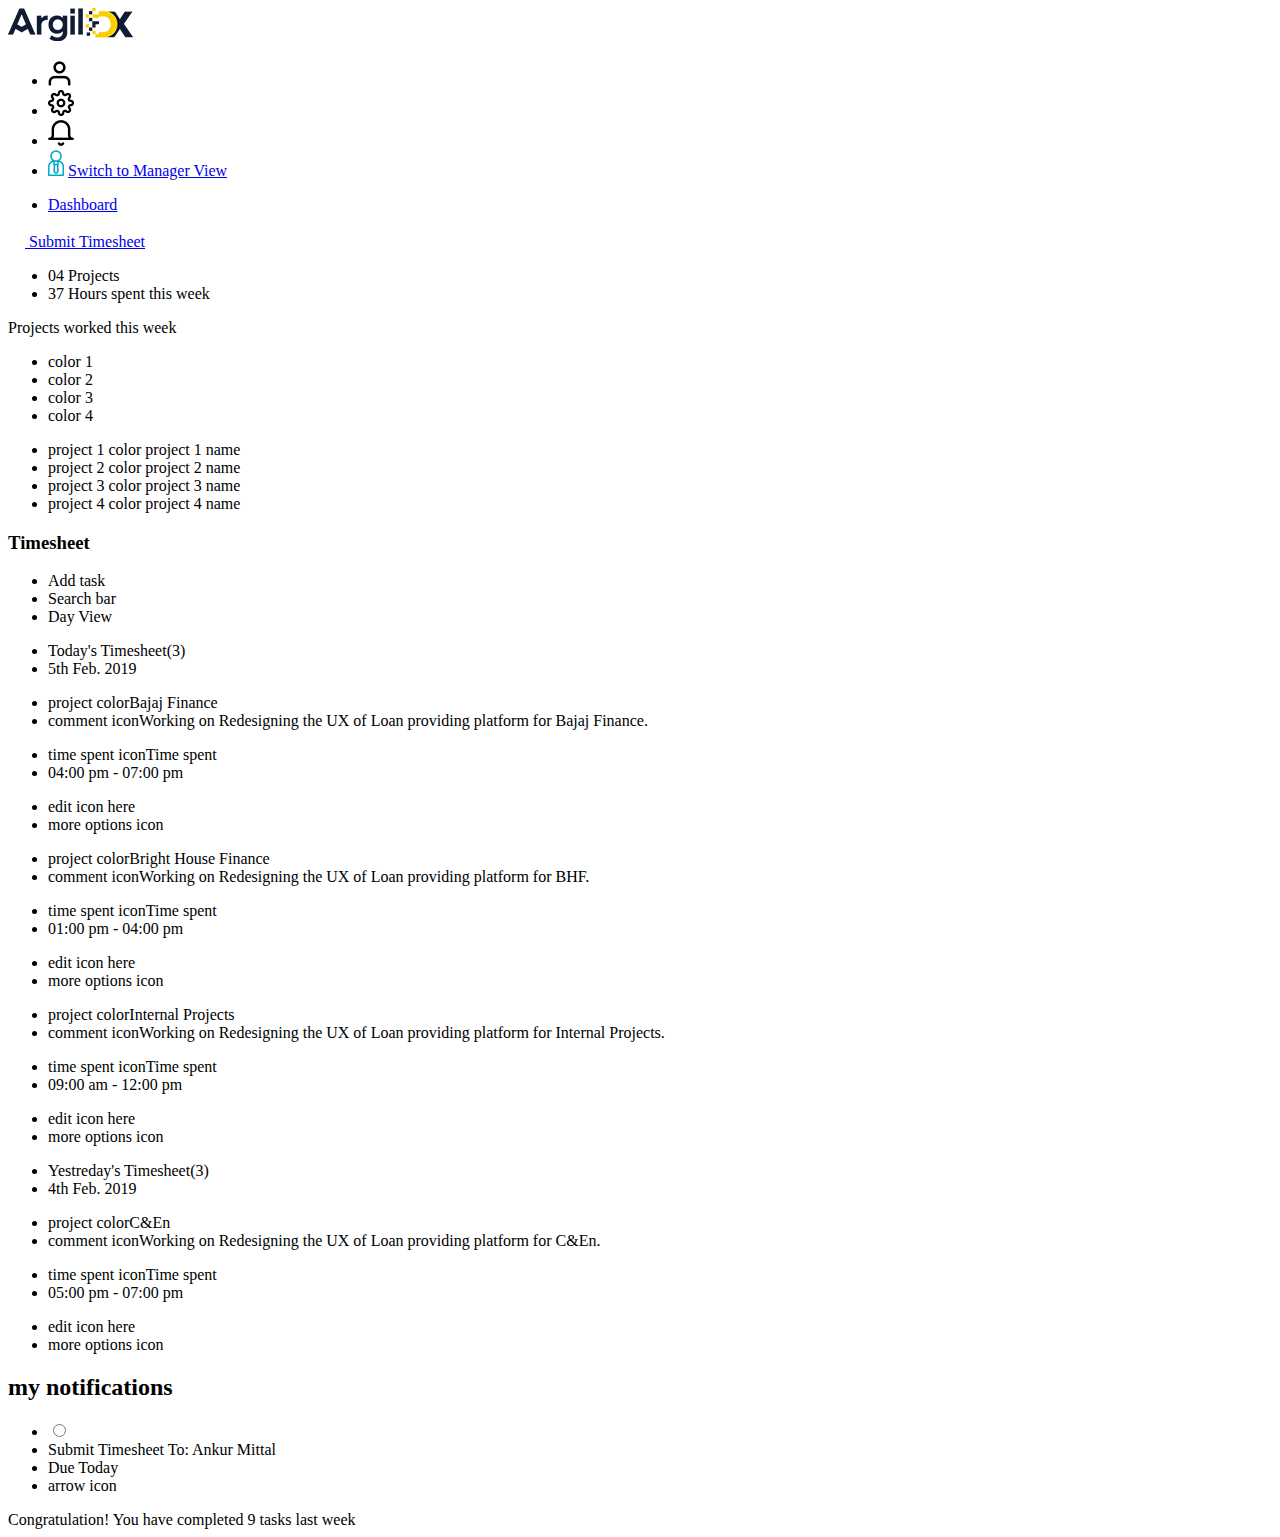
<file: day3/index.html>
<!DOCTYPE html>
<html>
	<head>
		<title>
			Timesheet
		</title>
		<meta charset="utf-8">
		<meta http-equiv="X-UA-Compatible" content="ie=edge">
	</head>
	<body class="body">
		<header class="header">
			<section class="header-bar">
				<div class="row">
					<div class="header-conatiner">
						<div class="logo">
							<a href="#" title="logo">
								<img src="./assets/logo/argil-dx.png">
							</a>
						</div>
						<div class="help-icons">
							<ul class="menu clear">
								<li class="user help-icon">
									<a href="#">
										<img class="user-icon" src="./assets/user/user.png"
											srcset="./assets/user/user@3x.png 69w, ./assets/user/user@2x.png 46w, ./assets/user/user.png 23w"
											sizes="23px" 
											alt="User icon">
									</a>
								</li>
								<li class="settings help-icon">
									<a href="#">
										<img class="settings-icon" src="./assets/settings/settings.png"
											srcset="./assets/settings/settings@3x.png 78w, ./assets/settings/settings@2x.png 52w, ./assets/settings/settings.png 26w"
											sizes="26px" 
											alt="Settings icon">
									</a>
								</li>
								<li class="bell help-icon">
									<a href="#">
										<img class="bell-icon" src="./assets/bell/bell.png"
											srcset="./assets/bell/bell@3x.png 78w, ./assets/bell/bell@2x.png 52w, ./assets/bell/bell.png 26w"
											sizes="26px" 
											alt="Bell icon">
									</a>
								</li>
								<li class="manager-view help-icon">
									<span>
										<img class="bell-icon" src="./assets/manager/layer-14.png"
											srcset="./assets/manager/layer-14@3x.png 48w, ./assets/manager/layer-14@2x.png 32w, ./assets/manager/layer-14.png 16w"
											sizes="16px" 
											alt="Bell icon">
									</span>
									<span><a href="#">Switch to Manager View</a></span>
								</li>
							</ul>
						</div>
					</div>
				</div>
			</section>
			<nav class="navigation-bar">
				<div class="row navigation-table">
					<div class="navigation-row">
						<ul class="menu">
							<li><a href="#">Dashboard</a></li>
						</ul>
					</div>
				</div>
				<div class="submit-timesheet-container">
					<div class="submit-timesheet">
						<a href="#">
							<span><!-- tick icon goes here-->
								<img class="tick-icon" src="./assets/tick/layer-4.png"
											srcset="./assets/tick/layer-4@3x.png 51w, ./assets/tick/layer-42x.png 34w, ./assets/tick/layer-4.png 17w"
											sizes="17px" 
											alt="User icon">
							</span>
							<span class="white-color">Submit Timesheet</span>
						</a>
					</div>
					
				</div>
			</nav>
		</header>
		<main class="container row">
			<!--dashboard section will spread in 9 cloumns-->
			<section class="dashboard-section">
				<section class="project-time-section">
					<!--3 cloumns-->
					<article class="project-hours rounded-border">
						<ul>
							<li>04 Projects</li>
							<li>37 Hours spent this week</li>
						</ul>
					</article>
					<!--6 cloumns-->
					<article class="week-project rounded-border">
							<div class="">
								<!--img tag goes here-->
								<span>Projects</span>
								<span>worked this week</span>
							</div>
							<ul class="progress-ribbon">
								<li>color 1</li>
								<li>color 2</li>
								<li>color 3</li>
								<li>color 4</li>
							</ul>
							<div class="project-name-container">
								<ul>
									<li>
										<span class="project-color-bar">project 1 color</span>
										<span class="project-name-bar">project 1 name</span>
									</li>
									<li>
										<span class="project-color-bar">project 2 color</span>
										<span class="project-name-bar">project 2 name</span>
									</li>
									<li>
										<span class="project-color-bar">project 3 color</span>
										<span class="project-name-bar">project 3 name</span>
									</li>
									<li>
										<span class="project-color-bar">project 4 color</span>
										<span class="project-name-bar">project 4 name</span>
									</li>
								</ul>
							</div>
					</article>
				</section>
				<!--9 cloumns-->
				<section class="timesheet-section">
					<article class="timesheet-header">
						<div><h3>Timesheet</h3></div>
						<div>
							<ul>
								<li>Add task</li>
								<li>Search bar</li>
								<li>Day View</li>
							</ul>
						</div>
					</article>
					<!--only this body is scrollable-->
					<article class="timesheet-body">
						<!--timesheet for one day can contains multiple entries of projects-->
						<div class="day-timesheet">
							<ul class="">
								<li>Today's Timesheet(3)</li>
								<li>5th Feb. 2019</li>
							</ul>
							<!--can have n number of projects in a day-->
							<div class="day-project">
								<!--div for projct name and comment-->
								<div class="project-details-container">
									<ul>
										<li><span>project color</span><span class="project-name">Bajaj Finance</span></li>
										<li><span>comment icon</span><span class="project-comment">Working on Redesigning the UX of Loan providing platform for Bajaj Finance.</span></li>
									</ul>
								</div>
								<!--div for time spent-->
								<div class="project-details-container">
									<ul>
										<li><span>time spent icon</span><span class="time-spent">Time spent</span></li>
										<li class="time-spent">04:00 pm - 07:00 pm</li>
									</ul>
								</div>
								<!--div for edit and more options-->
								<div class="options-container">
									<ul>
										<li class="project-details-edit">edit icon here</li>
										<li class="project-options">more options icon</li>
									</ul>
								</div>
							</div>
							<!--adding more day projects-->
							<div class="day-project">
								<!--div for projct name and comment-->
								<div class="project-details-container">
									<ul>
										<li><span>project color</span><span class="project-name">Bright House Finance</span></li>
										<li><span>comment icon</span><span class="project-comment">Working on Redesigning the UX of Loan providing platform for BHF.</span></li>
									</ul>
								</div>
								<!--div for time spent-->
								<div class="project-details-container">
									<ul>
										<li><span>time spent icon</span><span class="time-spent">Time spent</span></li>
										<li class="time-spent">01:00 pm - 04:00 pm</li>
									</ul>
								</div>
								<!--div for edit and more options-->
								<div class="options-container">
									<ul>
										<li class="project-details-edit">edit icon here</li>
										<li class="project-options">more options icon</li>
									</ul>
								</div>
							</div>
							<!--adding more day projects-->
							<div class="day-project">
								<!--div for projct name and comment-->
								<div class="project-details-container">
									<ul>
										<li><span>project color</span><span class="project-name">Internal Projects</span></li>
										<li><span>comment icon</span><span class="project-comment">Working on Redesigning the UX of Loan providing platform for Internal Projects.</span></li>
									</ul>
								</div>
								<!--div for time spent-->
								<div class="project-details-container">
									<ul>
										<li><span>time spent icon</span><span class="time-spent">Time spent</span></li>
										<li class="time-spent">09:00 am - 12:00 pm</li>
									</ul>
								</div>
								<!--div for edit and more options-->
								<div class="options-container">
									<ul>
										<li class="project-details-edit">edit icon here</li>
										<li class="project-options">more options icon</li>
									</ul>
								</div>
							</div>
						</div>
						<div class="day-timesheet">
								<ul class="">
									<li>Yestreday's Timesheet(3)</li>
									<li>4th Feb. 2019</li>
								</ul>
								<!--can have n number of projects in a day-->
								<div class="day-project">
									<!--div for projct name and comment-->
									<div class="project-details-container">
										<ul>
											<li><span>project color</span><span class="project-name">C&En</span></li>
											<li><span>comment icon</span><span class="project-comment">Working on Redesigning the UX of Loan providing platform for C&En.</span></li>
										</ul>
									</div>
									<!--div for time spent-->
									<div class="project-details-container">
										<ul>
											<li><span>time spent icon</span><span class="time-spent">Time spent</span></li>
											<li class="time-spent">05:00 pm - 07:00 pm</li>
										</ul>
									</div>
									<!--div for edit and more options-->
									<div class="options-container">
										<ul>
											<li class="project-details-edit">edit icon here</li>
											<li class="project-options">more options icon</li>
										</ul>
									</div>
								</div>
							</div>
					</article>
				</section>
			</section>
			<!--notification section will spread in 3 cloumns-->
			<aside class="notification-section rounded-border">
				<h2 class="notification-header">my notifications</h2>
				<article class="notifications">
					<div class="notification-block">
						<ul>
							<li>
								<input type="radio">
							</li>
							<li>
								<span>Submit Timesheet</span>
								<span>To: Ankur Mittal</span>
							</li>
							<li class="due-warning">
								Due Today
							</li>
							<li>
								<!--arrow icon goes here-->
								arrow icon
							</li>
						</ul>
					</div>
					
					<div>
						<!--first image here-->
						<span>Congratulation!</span>
						<span>You have completed 9 tasks last week</span>
						<!--second image here-->
					</div>
				</article>
			</aside>
		</main>
		<footer class="footer">
			<!--Page footer goes here-->
		</footer>
	</body>
</html>
</file>
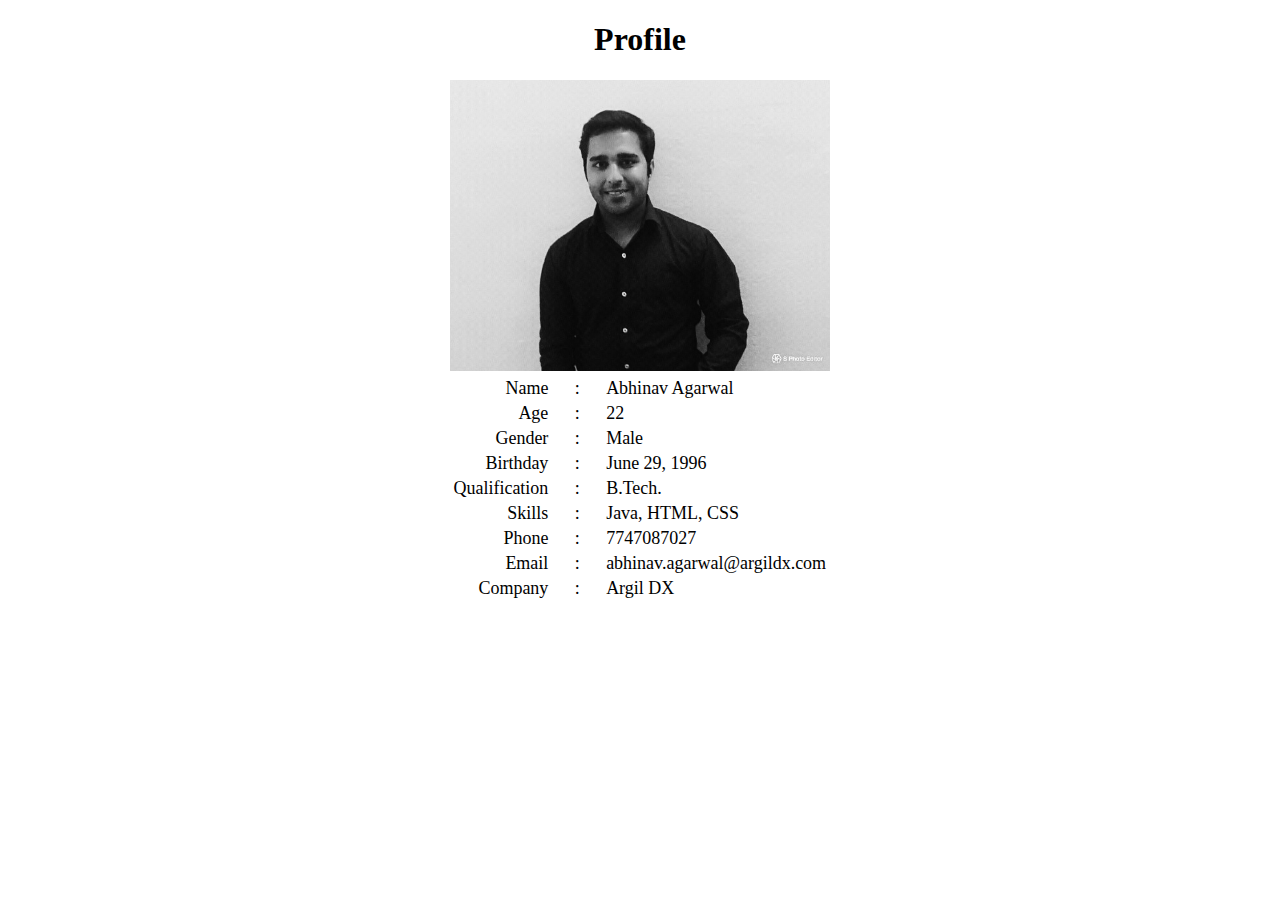
<file: day1/profile-task/index.html>
<!DOCTYPE html>
<html>
	<head>
		<title>
			Profile Page
		</title>
		<link rel="icon" type="image/ico" href="./assets/profile-image.png" />
	</head>
	<body>
		<section class="conatiner">
			<header class="header">
				<h1 align="center">Profile</h1>
			</header>
			<section class="body">
				<div align="center">
					<img src="./assets/profile-image.png" alt="profile image" width="380px">
					<table width="30%">
						<tr>
							<td align="right" width="20%"><font size="4" face="Calibri">Name</font></td>	
							<td align="center" width="20%"><font size="4" face="Calibri">:</font></td>
							<td align="left" width="60%"><font size="4" face="Calibri">Abhinav Agarwal</font></td>
						</tr>
						<tr>
							<td align="right" width="20%"><font size="4" face="Calibri">Age</font></td>
							<td align="center" width="20%"><font size="4" face="Calibri">:</font></td>
							<td align="left" width="60%"><font size="4" face="Calibri">22</font></td>
						</tr>
						<tr>
							<td align="right" width="20%"><font size="4" face="Calibri">Gender</font></td>
							<td align="center" width="20%"><font size="4" face="Calibri">:</font></td>
							<td align="left" width="60%"><font size="4" face="Calibri">Male</font></td>
						</tr>
						<tr>
							<td align="right" width="20%"><font size="4" face="Calibri">Birthday</font></td>
							<td align="center" width="20%"><font size="4" face="Calibri">:</font></td>
							<td align="left" width="60%"><font size="4" face="Calibri">June 29, 1996</font></td>
						</tr>
						<tr>
							<td align="right" width="20%"><font size="4" face="Calibri">Qualification</font></td>
							<td align="center" width="20%"><font size="4" face="Calibri">:</font></td>
							<td align="left" width="60%"><font size="4" face="Calibri">B.Tech.</font></td>
						</tr>
						<tr>
							<td align="right" width="20%"><font size="4" face="Calibri">Skills</font></td>
							<td align="center" width="20%"><font size="4" face="Calibri">:</font></td>
							<td align="left" width="60%"><font size="4" face="Calibri">Java, HTML, CSS</font></td>
						</tr>
						<tr>
							<td align="right" width="20%"><font size="4" face="Calibri">Phone</font></td>
							<td align="center" width="20%"><font size="4" face="Calibri">:</font></td>
							<td align="left" width="60%"><font size="4" face="Calibri">7747087027</font></td>
						</tr>
						<tr>
							<td align="right" width="20%"><font size="4" face="Calibri">Email</font></td>
							<td align="center" width="20%"><font size="4" face="Calibri">:</font></td>
							<td align="left" width="60%"><font size="4" face="Calibri">abhinav.agarwal@argildx.com</font></td>
						</tr>
						<tr>
							<td align="right" width="20%"><font size="4" face="Calibri">Company</font></td>
							<td align="center" width="20%"><font size="4" face="Calibri">:</font></td>
							<td align="left" width="60%"><font size="4" face="Calibri">Argil DX</font></td>
						</tr>
					</table>
				</div>
			</section>
		</section>
	</body>
</html>
</file>
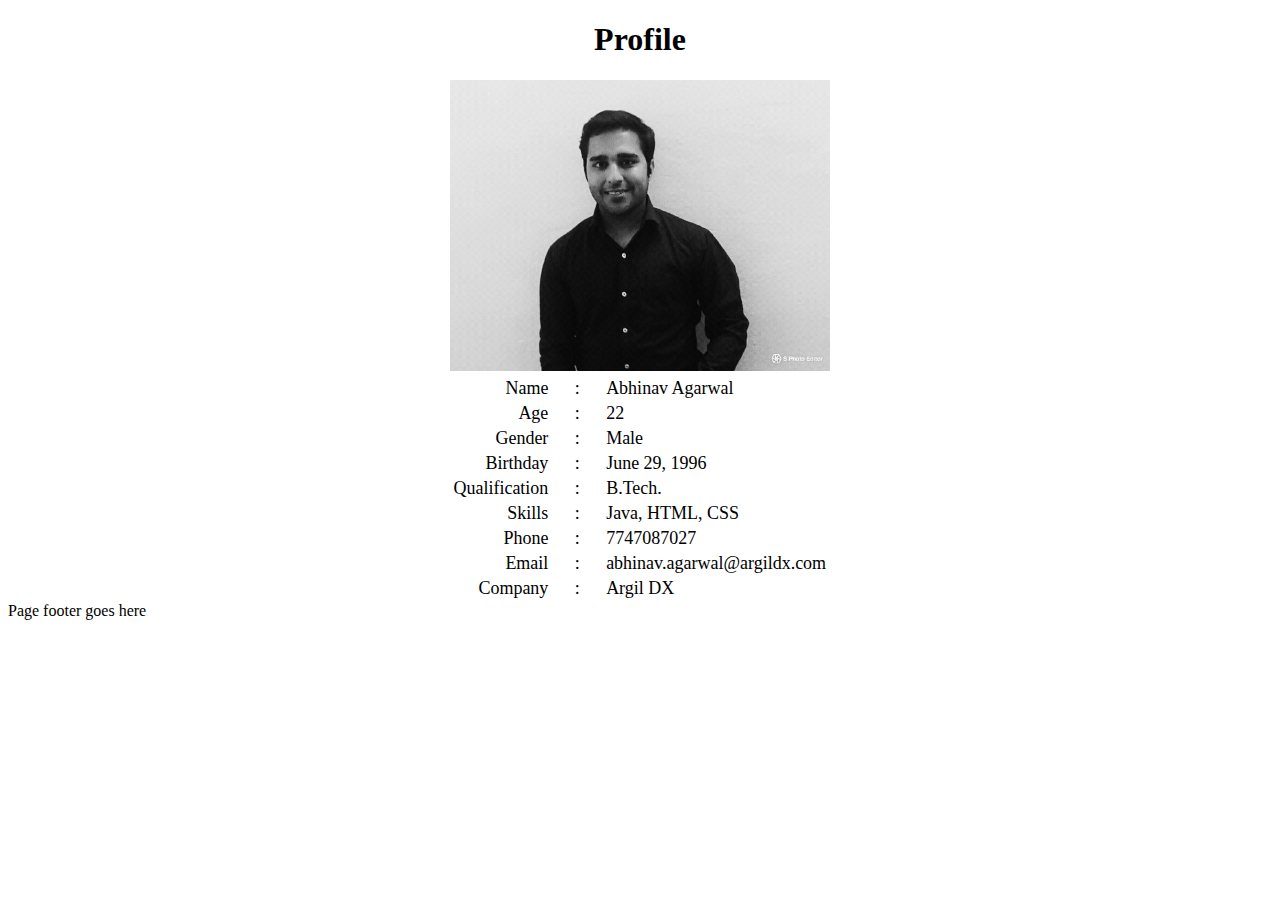
<file: day2/profile-task/index.html>
<!DOCTYPE html>
<html>
	<head>
		<title>
			Profile Page
		</title>
		<meta charset="utf-8">
		<link rel="icon" type="image/ico" href="./assets/profile-image.png" />
	</head>
	<body>
		<header class="header">
			<h1 align="center">Profile</h1>
		</header>
		<main class="container">
			<section class="prifile-section">
				<article class="profile">
					<div align="center">
						<img src="./assets/profile-image.png" alt="profile image" width="380px">
						<table width="30%">
							<tr>
								<td align="right" width="20%"><font size="4" face="Calibri">Name</font></td>	
								<td align="center" width="20%"><font size="4" face="Calibri">:</font></td>
								<td align="left" width="60%"><font size="4" face="Calibri">Abhinav Agarwal</font></td>
							</tr>
							<tr>
								<td align="right" width="20%"><font size="4" face="Calibri">Age</font></td>
								<td align="center" width="20%"><font size="4" face="Calibri">:</font></td>
								<td align="left" width="60%"><font size="4" face="Calibri">22</font></td>
							</tr>
							<tr>
								<td align="right" width="20%"><font size="4" face="Calibri">Gender</font></td>
								<td align="center" width="20%"><font size="4" face="Calibri">:</font></td>
								<td align="left" width="60%"><font size="4" face="Calibri">Male</font></td>
							</tr>
							<tr>
								<td align="right" width="20%"><font size="4" face="Calibri">Birthday</font></td>
								<td align="center" width="20%"><font size="4" face="Calibri">:</font></td>
								<td align="left" width="60%"><font size="4" face="Calibri">June 29, 1996</font></td>
							</tr>
							<tr>
								<td align="right" width="20%"><font size="4" face="Calibri">Qualification</font></td>
								<td align="center" width="20%"><font size="4" face="Calibri">:</font></td>
								<td align="left" width="60%"><font size="4" face="Calibri">B.Tech.</font></td>
							</tr>
							<tr>
								<td align="right" width="20%"><font size="4" face="Calibri">Skills</font></td>
								<td align="center" width="20%"><font size="4" face="Calibri">:</font></td>
								<td align="left" width="60%"><font size="4" face="Calibri">Java, HTML, CSS</font></td>
							</tr>
							<tr>
								<td align="right" width="20%"><font size="4" face="Calibri">Phone</font></td>
								<td align="center" width="20%"><font size="4" face="Calibri">:</font></td>
								<td align="left" width="60%"><font size="4" face="Calibri">7747087027</font></td>
							</tr>
							<tr>
								<td align="right" width="20%"><font size="4" face="Calibri">Email</font></td>
								<td align="center" width="20%"><font size="4" face="Calibri">:</font></td>
								<td align="left" width="60%"><font size="4" face="Calibri">abhinav.agarwal@argildx.com</font></td>
							</tr>
							<tr>
								<td align="right" width="20%"><font size="4" face="Calibri">Company</font></td>
								<td align="center" width="20%"><font size="4" face="Calibri">:</font></td>
								<td align="left" width="60%"><font size="4" face="Calibri">Argil DX</font></td>
							</tr>
						</table>
					</div>
				</article>
			</section>	
		</main>
		<footer class="footer">
			Page footer goes here
		</footer>
	</body>
</html>
</file>
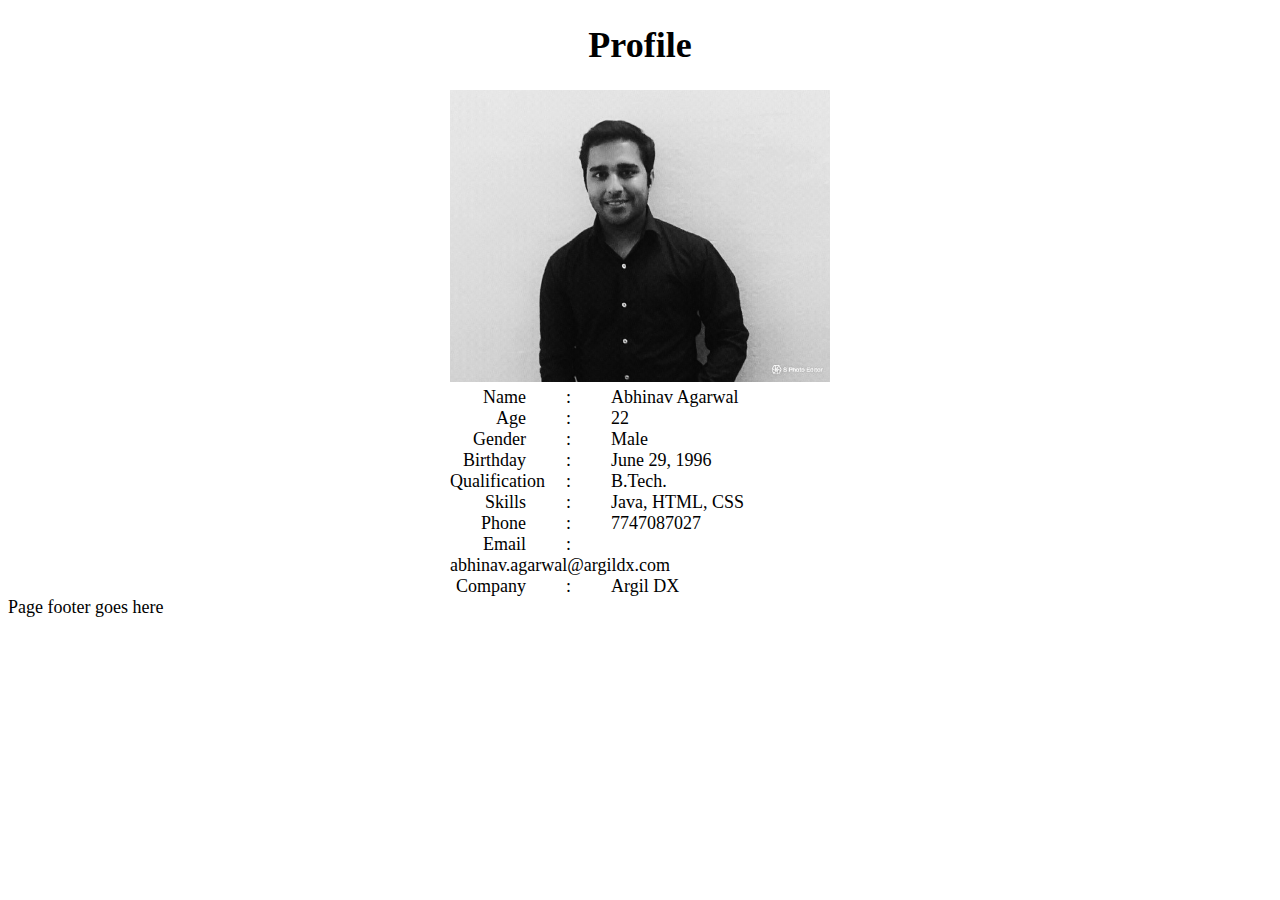
<file: day4/profile/index.html>
<!DOCTYPE html>
<html lang="en">
	<head>
		<title>
			Profile Page
		</title>
		<meta charset="utf-8">
		<link rel="icon" type="image/ico" href="./assets/profile-image.png" />
		<link rel="stylesheet" type="text/css" href="style.css">
		<style>
			
		</style>
	</head>
	<body class="body">
		<header class="header">
			<h1 align="center">Profile</h1>
		</header>
		<main class="container">
			<section class="prifile-section">
				<article class="profile">
					<div class="row">
						<img class="profile-image" src="./assets/profile-image.png" alt="profile image">
					</div>
					<div class="row">
						<div class="personal-detail detail-key">Name</div>
						<div class="personal-detail detail-seperator">:</div>
						<div class="personal-detail detail-vlaue">Abhinav Agarwal</div>
					</div>
					<div class="row">
						<div class="personal-detail detail-key">Age</div>
						<div class="personal-detail detail-seperator">:</div>
						<div class="personal-detail detail-vlaue">22</div>
					</div>
					<div class="row">
						<div class="personal-detail detail-key">Gender</div>
						<div class="personal-detail detail-seperator">:</div>
						<div class="personal-detail detail-vlaue">Male</div>
					</div>
					<div class="row">
						<div class="personal-detail detail-key">Birthday</div>
						<div class="personal-detail detail-seperator">:</div>
						<div class="personal-detail detail-vlaue">June 29, 1996</div>
					</div>
					<div class="row">
						<div class="personal-detail detail-key">Qualification</div>
						<div class="personal-detail detail-seperator">:</div>
						<div class="personal-detail detail-vlaue">B.Tech.</div>
					</div>
					<div class="row">
						<div class="personal-detail detail-key">Skills</div>
						<div class="personal-detail detail-seperator">:</div>
						<div class="personal-detail detail-vlaue">Java, HTML, CSS</div>
					</div>
					<div class="row">
						<div class="personal-detail detail-key">Phone</div>
						<div class="personal-detail detail-seperator">:</div>
						<div class="personal-detail detail-vlaue">7747087027</div>
					</div>
					<div class="row">
						<div class="personal-detail detail-key">Email</div>
						<div class="personal-detail detail-seperator">:</div>
						<div class="personal-detail detail-vlaue">abhinav.agarwal@argildx.com</div>
					</div>
					<div class="row">
						<div class="personal-detail detail-key">Company</div>
						<div class="personal-detail detail-seperator">:</div>
						<div class="personal-detail detail-vlaue">Argil DX</div>
					</div>
				</article>
			</section>	
		</main>
		<footer class="footer">
			Page footer goes here
		</footer>
	</body>
</html>
</file>
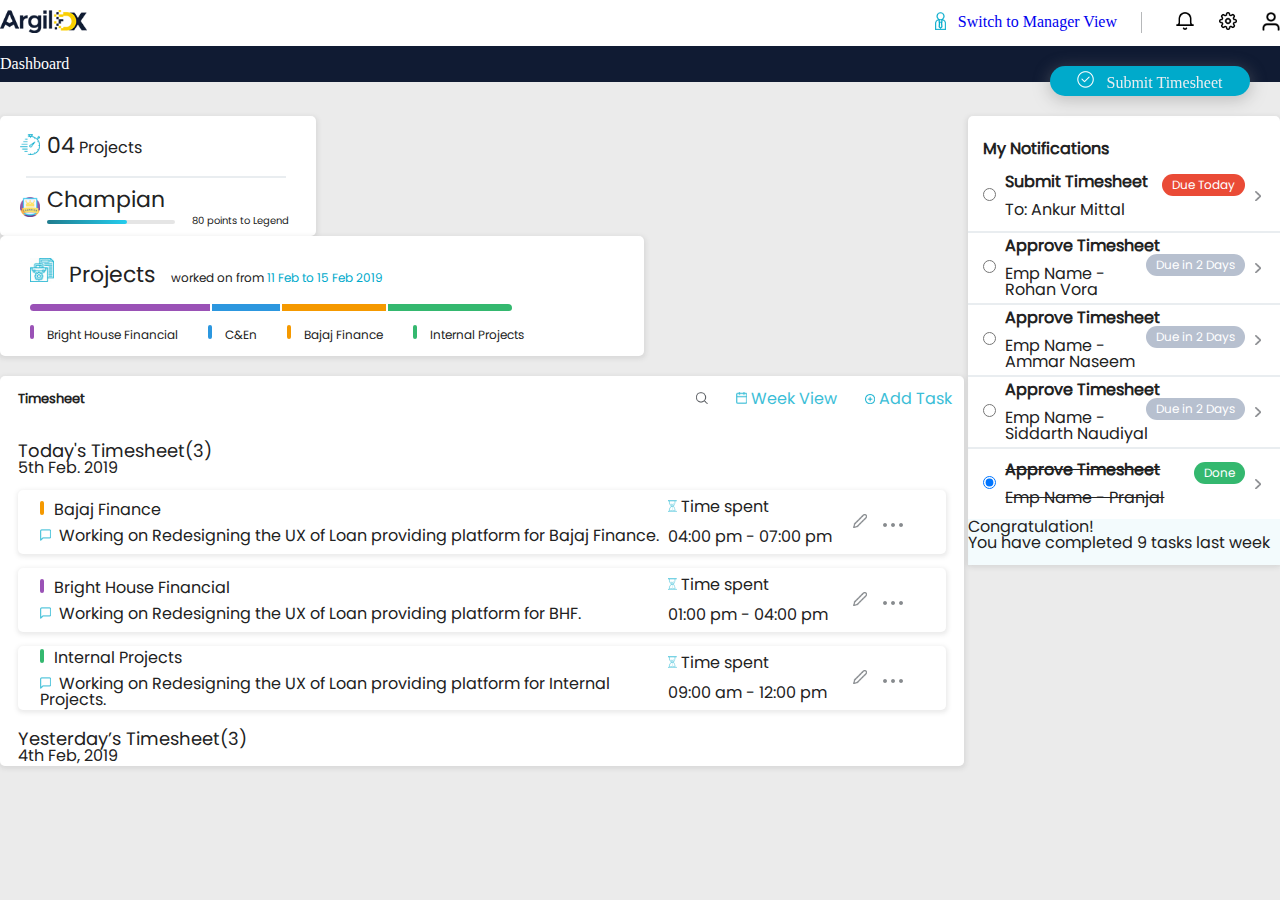
<file: day4/timesheet/index.html>
<!DOCTYPE html>
<html lang="en">
	<head>
		<title>
			Timesheet
		</title>
		<meta charset="utf-8">
		<meta http-equiv="X-UA-Compatible" content="ie=edge">
		<link rel="stylesheet" type="text/css" href="reset.css">
		<link rel="stylesheet" type="text/css" href="style.css">
	</head>
	<body class="body">
		<header class="header">
			<section class="header-bar max-app-width background-white">
				<div class="header-conatiner">
					<div class="logo-container">
						<a class="logo-link" href="#" title="logo">
							<img class="logo-icon" src="./assets/logo/argil-dx.png"
							srcset="./assets/logo/argil-dx@3x.png 99w, ./assets/logo/argil-dx@2x.png 66w, ./assets/logo/argil-dx.png 33w"
										sizes="23px" 
										alt="User icon">
						</a>
					</div>
					<div class="help-icons">
						<ul class="menu clear">
							<li class="user help-icon">
								<span class="logo-container">
									<a href="#" class="user-icon-link">
										<img class="user-icon" src="./assets/user/user.png"
											srcset="./assets/user/user@3x.png 69w, ./assets/user/user@2x.png 46w, ./assets/user/user.png 23w"
											sizes="18px" 
											alt="User icon">
									</a>
								</span>
							</li>
							<li class="settings-icon help-icon" >
								<span class="settings-icon-container">
									<a href="#" class="settings-icon-link">
										<img class="settings-icon" src="./assets/settings/settings.png"
											srcset="./assets/settings/settings@3x.png 78w, ./assets/settings/settings@2x.png 52w, ./assets/settings/settings.png 26w"
											sizes="18px" 
											alt="Settings icon">
									</a>
								</span>
							</li>
							<li class="bell-icon-list-item help-icon">
								<span class="bell-icon-container">
									<a href="#" class="bell-icon-link">
										<img class="bell-icon" src="./assets/bell/bell.png"
											srcset="./assets/bell/bell@3x.png 78w, ./assets/bell/bell@2x.png 52w, ./assets/bell/bell.png 26w"
											sizes="18px" 
											alt="Bell icon">
									</a>
								</span>
							</li>
							<li class="manager-view help-icon">
								<span class="manager-icon-span">
									<img class="manager-icon" src="./assets/manager/layer-14.png"
										srcset="./assets/manager/layer-14@3x.png 48w, ./assets/manager/layer-14@2x.png 32w, ./assets/manager/layer-14.png 16w"
										sizes="11px" 
										alt="Manager icon">
								</span>
								<span class="manager-view-span"><a class="manager-view-anchor no-decoration" href="#">Switch to Manager View</a></span>
							</li>
						</ul>
					</div>
				</div>
			</section>
			<nav class="navigation-bar">
				<div class="navigation-table max-app-width">
					<ul class="menu">
						<li class="nav-link-listitem"><a class="nav-link" href="#">Dashboard</a></li>
					</ul>
				</div>
				<div class="submit-timesheet-container">
					<div class="submit-timesheet">
						<a href="#" class="submit-link">
							<span class="tick-icon-span">
								<!-- tick icon-->
								<img class="tick-icon" src="./assets/tick/layer-4.png"
											srcset="./assets/tick/layer-4@3x.png 51w, ./assets/tick/layer-42x.png 34w, ./assets/tick/layer-4.png 17w"
											sizes="17px" 
											alt="User icon">
							</span>
							<span class="white-color">Submit Timesheet</span>
						</a>
					</div>
				</div>
			</nav>
		</header>
		<main class="container max-app-width">
			<!--dashboard section will spread in 9 cloumns-->
			<section class="dashboard-section">
				<div class="project-time-section">
					<!--3 cloumns-->
					<article class="project-hours rounded-border background-white">
						<div class="project-time-item">
							<div class="clock-image-container">
								<img class="clock-icon" src="./assets/clock/layer-5.png"
									srcset="./assets/clock/layer-5@3x.png 78w, ./assets/clock/layer-5@2x.png 52w, ./assets/clock/layer-5.png 26w"
									sizes="20px" 
									alt="Clock icon">
							</div>
							<div class="overall-project-details">
								<span class="project-count large-text">04</span>
								<span class="project-text">Projects</span>
							</div>
						</div>
						<div class="article-divider"></div>
						<div class="project-time-item">
							<div class="champian-image-container">
								<img class="champian-icon" src="./assets/champian/layer-4.png"
									srcset="./assets/champian/layer-4@3x.png 87w, ./assets/champian/layer-4@2x.png 58w, ./assets/champian/layer-4.png 29w"
									sizes="20px" 
									alt="Champian icon">
							</div>
							<div class="champian-details-container">
								<div class="large-text">Champian</div>
								<div class="champian-ranking-bar">
									<div class="current-champian-ranking"></div>
								</div>
								<span class="left-legend-points">80 points to Legend</span>
							</div>
						</div>
					</article>
					<!--6 cloumns-->
					<article class="week-project rounded-border background-white">
						<div class="project-row">
							<!--img tag goes here-->
							<img class="hour-icon" src="./assets/hours/layer-6.jpg"
								srcset="./assets/hours/layer-6@3x.jpg 78w, ./assets/hours/layer-6@2x.jpg 52w, ./assets/hours/layer-6.jpg 26w"
								sizes="23px" 
								alt="Hours icon">
							<span class="projects large-text">Projects</span>
							<span class="project-work-on">worked on from</span>
							<span class="project-worked-date"><a href="#" class="no-decoration color-blue">11 Feb to 15 Feb 2019</a></span>
						</div>
						<ul class="progress-ribbon">
							<li class="prorgess-ribbon-item background-purple"></li>
							<li class="prorgess-ribbon-item background-blue"></li>
							<li class="prorgess-ribbon-item background-orange"></li>
							<li class="prorgess-ribbon-item background-green"></li>
						</ul>
						<div class="project-name-container">
							<ul class="project-detail-list">
								<li class="project-detail-listitem">
									<span class="project-color-bar background-purple project-bar"></span>
									<span class="project-name-bar project-bar">Bright House Financial</span>
								</li>
								<li class="project-detail-listitem">
									<span class="project-color-bar background-blue project-bar"></span>
									<span class="project-name-bar project-bar">C&En</span>
								</li>
								<li class="project-detail-listitem">
									<span class="project-color-bar background-orange project-bar"></span>
									<span class="project-name-bar project-bar">Bajaj Finance</span>
								</li>
								<li class="project-detail-listitem">
									<span class="project-color-bar background-green project-bar"></span>
									<span class="project-name-bar project-bar">Internal Projects</span>
								</li>
							</ul>
						</div>
					</article>
				</div>
				<!--9 cloumns-->
				<div class="timesheet-section background-white">
					<div class="timesheet-header">
						<h3 class="timesheet-heading">Timesheet</h3>
						<div class="timesheet-options">
							<ul class="option-list">
								<li class="option-list-item">
									<a href="#" class="no-decoration">
										<img class="add-icon" src="./assets/add/layer-13.png"
											srcset="./assets/add/layer-13@3x.png 45w, ./assets/add/layer-13@2x.png 30w, ./assets/add/layer-13.png 15w"
											sizes="10px" 
											alt="Add icon">
										<span class="color-sky-blue">Add Task</span>
									</a>
								</li>
								<li class="option-list-item">
									<a href="#" class="no-decoration">
										<img class="search-icon" src="./assets/calendar/layer-4.png"
											srcset="./assets/calendar/layer-4@3x.png 54w, ./assets/calendar/layer-4@2x.png 36w, ./assets/calendar/layer-4.png 18"
											sizes="12px" 
											alt="Search icon">
										<span class="color-sky-blue">Week View</span>
									</a>
								</li>
								<li class="option-list-item search-item">
									<img class="search-icon" src="./assets/search/layer-11.png"
										srcset="./assets/search/layer-11@3x.png 51w, ./assets/search/layer-11@2x.png 34w, ./assets/search/layer-11.png 17w"
										sizes="12px" 
										alt="Search icon">
								</li>
							</ul>
						</div>
					</div>
					<!--only this body is scrollable-->
					<div class="timesheet-body">
						<!--timesheet for one day can contains multiple entries of projects-->
						<div class="day-timesheet">
							<div class="day-heading">Today's Timesheet(3)</div>
							<div class="date-heading">5th Feb. 2019</div>
							<!--can have n number of projects in a day-->
							<article class="day-project">
								<!--div for projct name and comment-->
								<div class="project-details-container">
									<div class="project-name-block"><span class="project-color-bar background-orange project-bar"></span><span class="project-name-bar">Bajaj Finance</span></div>
									<div class="project-comment-block">
										<span class="comment-icon">
											<img class="description-icon" src="./assets/description/desc.png"
												srcset="./assets/description/desc@3x.png 54w, ./assets/description/desc@2x.png 36w, ./assets/description/desc.png 18w"
												sizes="12px" 
												alt="Description icon">
										</span>
										<p class="project-comment">Working on Redesigning the UX of Loan providing platform for Bajaj Finance.</p></div>
								</div>
								<!--div for time spent-->
								<div class="time-details-container">
									<div>
										<span class="time-spent-icon">
											<img class="time-spent-icon" src="./assets/timespent/layer-12.png"
												srcset="./assets/timespent/layer-12@3x.png 54w, ./assets/timespent/layer-12@2x.png 36w, ./assets/timespent/layer-12.png 18w"
												sizes="12px" 
												alt="Time spent icon">
										</span>
										<span class="time-spent">Time spent</span></div>
									<div class="time-spent">04:00 pm - 07:00 pm</div>
								</div>
								<!--div for edit and more options-->
								<div class="options-container">
									<ul class="options-list">
										<li class="options-listitem project-details-edit">
											<a href="#">
												<img class="edit-icon" src="./assets/edit/edit.png"
													srcset="./assets/edit/edit@3x.png 60w, ./assets/edit/edit@2x.png 40w, ./assets/edit/edit.png 20w"
													sizes="14px" 
													alt="Edit icon">
											</a>
										</li>
										<li class="options-listitem project-options">
											<a href="#">
												<img class="options-icon" src="./assets/options/circle.png"
													srcset="./assets/options/circle@3x.png 15w, ./assets/options/circle@2x.png 10w, ./assets/options/circle.png 5w"
													sizes="4px" 
													alt="Options icon">
											</a>
										</li>
									</ul>
								</div>
							</article>
							<!--adding more day projects-->
							<article class="day-project">
								<!--div for projct name and comment-->
								<div class="project-details-container">
									<div class="project-name-block"><span class="project-color-bar background-purple project-bar"></span><span class="project-name-bar">Bright House Financial</span></div>
									<div class="project-comment-block">
										<span class="comment-icon">
											<img class="description-icon" src="./assets/description/desc.png"
												srcset="./assets/description/desc@3x.png 54w, ./assets/description/desc@2x.png 36w, ./assets/description/desc.png 18w"
												sizes="12px" 
												alt="Description icon">
										</span>
										<p class="project-comment">Working on Redesigning the UX of Loan providing platform for BHF.</p></div>
								</div>
								<!--div for time spent-->
								<div class="time-details-container">
									<div>
										<span class="time-spent-icon">
											<img class="time-spent-icon" src="./assets/timespent/layer-12.png"
												srcset="./assets/timespent/layer-12@3x.png 54w, ./assets/timespent/layer-12@2x.png 36w, ./assets/timespent/layer-12.png 18w"
												sizes="12px" 
												alt="Time spent icon">
										</span>
										<span class="time-spent">Time spent</span></div>
									<div class="time-spent">01:00 pm - 04:00 pm</div>
								</div>
								<!--div for edit and more options-->
								<div class="options-container">
									<ul class="options-list">
										<li class="options-listitem project-details-edit">
											<a href="#">
												<img class="edit-icon" src="./assets/edit/edit.png"
													srcset="./assets/edit/edit@3x.png 60w, ./assets/edit/edit@2x.png 40w, ./assets/edit/edit.png 20w"
													sizes="14px" 
													alt="Edit icon">
											</a>
										</li>
										<li class="options-listitem project-options">
											<a href="#">
												<img class="options-icon" src="./assets/options/circle.png"
													srcset="./assets/options/circle@3x.png 15w, ./assets/options/circle@2x.png 10w, ./assets/options/circle.png 5w"
													sizes="4px" 
													alt="Options icon">
											</a>
										</li>
									</ul>
								</div>
							</article>
							<!--adding more day projects-->
							<article class="day-project">
								<!--div for projct name and comment-->
								<div class="project-details-container">
									<div class="project-name-block"><span class="project-color-bar background-green project-bar"></span><span class="project-name-bar">Internal Projects</span></div>
									<div class="project-comment-block">
										<span class="comment-icon">
											<img class="description-icon" src="./assets/description/desc.png"
												srcset="./assets/description/desc@3x.png 54w, ./assets/description/desc@2x.png 36w, ./assets/description/desc.png 18w"
												sizes="12px" 
												alt="Description icon">
										</span>
										<p class="project-comment">Working on Redesigning the UX of Loan providing platform for Internal Projects.</p></div>
								</div>
								<!--div for time spent-->
								<div class="time-details-container">
									<div>
										<span class="time-spent-icon">
											<img class="time-spent-icon" src="./assets/timespent/layer-12.png"
												srcset="./assets/timespent/layer-12@3x.png 54w, ./assets/timespent/layer-12@2x.png 36w, ./assets/timespent/layer-12.png 18w"
												sizes="12px" 
												alt="Time spent icon">
										</span>
										<span class="time-spent">Time spent</span></div>
									<div class="time-spent">09:00 am - 12:00 pm</div>
								</div>
								<!--div for edit and more options-->
								<div class="options-container">
									<ul class="options-list">
										<li class="options-listitem project-details-edit">
											<a href="#">
												<img class="edit-icon" src="./assets/edit/edit.png"
													srcset="./assets/edit/edit@3x.png 60w, ./assets/edit/edit@2x.png 40w, ./assets/edit/edit.png 20w"
													sizes="14px" 
													alt="Edit icon">
											</a>
										</li>
										<li class="options-listitem project-options">
											<a href="#">
												<img class="options-icon" src="./assets/options/circle.png"
													srcset="./assets/options/circle@3x.png 15w, ./assets/options/circle@2x.png 10w, ./assets/options/circle.png 5w"
													sizes="4px" 
													alt="Options icon">
											</a>
										</li>
									</ul>
								</div>
							</article>
						</div>
						<div class="day-timesheet">
							<div class="day-heading">Yesterday’s Timesheet(3)</div>
							<div class="date-heading">4th Feb, 2019</div>
							<!--can have n number of projects in a day-->
							<article class="day-project">
									<!--div for projct name and comment-->
									<div class="project-details-container">
										<div class="project-name-block"><span class="project-color-bar background-blue project-bar"></span><span class="project-name-bar">C&amp;En</span></div>
										<div class="project-comment-block">
											<span class="comment-icon">
												<img class="description-icon" src="./assets/description/desc.png"
													srcset="./assets/description/desc@3x.png 54w, ./assets/description/desc@2x.png 36w, ./assets/description/desc.png 18w"
													sizes="12px" 
													alt="Description icon">
											</span>
											<p class="project-comment">Working on Redesigning the UX of Loan providing platform for C&En.</p></div>
									</div>
									<!--div for time spent-->
									<div class="time-details-container">
										<div>
											<span class="time-spent-icon">
												<img class="time-spent-icon" src="./assets/timespent/layer-12.png"
													srcset="./assets/timespent/layer-12@3x.png 54w, ./assets/timespent/layer-12@2x.png 36w, ./assets/timespent/layer-12.png 18w"
													sizes="12px" 
													alt="Time spent icon">
											</span>
											<span class="time-spent">Time spent</span></div>
										<div class="time-spent">05:00 pm - 07:00 pm</div>
									</div>
									<!--div for edit and more options-->
									<div class="options-container">
										<ul class="options-list">
											<li class="options-listitem project-details-edit">
												<a href="#">
													<img class="edit-icon" src="./assets/edit/edit.png"
														srcset="./assets/edit/edit@3x.png 60w, ./assets/edit/edit@2x.png 40w, ./assets/edit/edit.png 20w"
														sizes="14px" 
														alt="Edit icon">
												</a>
											</li>
											<li class="options-listitem project-options">
												<a href="#">
													<img class="options-icon" src="./assets/options/circle.png"
														srcset="./assets/options/circle@3x.png 15w, ./assets/options/circle@2x.png 10w, ./assets/options/circle.png 5w"
														sizes="4px" 
														alt="Options icon">
												</a>
											</li>
										</ul>
									</div>
								</article>
						</div>
					</div>
				</div>
			</section>
			<!--notification section will spread in 3 cloumns-->
			<aside class="notification-section rounded-border">
				<h2 class="notification-header">My Notifications</h2>
				<div class="notifications">
					<article class="notification-block">
						<div class="confirm-icon-block">
							<input type="radio">
						</div>
						<div class="notification-detail">
							<div class="action-detail">
								<span class="action-detal-text">
									Submit Timesheet
								</span>
								<a href="#" class="due-anchor no-decoration warning">
									Due Today
								</a>
							</div>
							<div class="person-detail">To: Ankur Mittal</div>
						</div>
						<div class="more-notification-details">
							<!--arrow icon goes here-->
							<a href="#">
								<img class="arrow-icon" src="./assets/arrow/layer-7.png"
									srcset="./assets/arrow/layer-7@3x.png 42w, ./assets/arrow/layer-7@2x.png 28w, ./assets/arrow/layer-7.png 14w"
									sizes="10px" 
									alt="Arrow icon">
							</a>
						</div>
					</article>
					<article class="notification-block">
						<div class="confirm-icon-block">
							<input type="radio">
						</div>
						<div class="notification-detail">
							<div class="action-detail">
								<span class="action-detal-text">
									Approve Timesheet
								</span>
								<a href="#" class="due-anchor no-decoration background-grey">
									Due in 2 Days
								</a>
							</div>
							<div class="person-detail">Emp Name - Rohan Vora</div>
						</div>
						<div class="more-notification-details">
							<!--arrow icon goes here-->
							<a href="#">
								<img class="arrow-icon" src="./assets/arrow/layer-7.png"
									srcset="./assets/arrow/layer-7@3x.png 42w, ./assets/arrow/layer-7@2x.png 28w, ./assets/arrow/layer-7.png 14w"
									sizes="10px" 
									alt="Arrow icon">
							</a>
						</div>
					</article>
					<article class="notification-block">
						<div class="confirm-icon-block">
							<input type="radio">
						</div>
						<div class="notification-detail">
							<div class="action-detail">
								<span class="action-detal-text">
									Approve Timesheet
								</span>
								<a href="#" class="due-anchor no-decoration background-grey">
									Due in 2 Days
								</a>
							</div>
							<div class="person-detail">Emp Name - Ammar Naseem</div>
						</div>
						<div class="more-notification-details">
							<!--arrow icon goes here-->
							<a href="#">
								<img class="arrow-icon" src="./assets/arrow/layer-7.png"
									srcset="./assets/arrow/layer-7@3x.png 42w, ./assets/arrow/layer-7@2x.png 28w, ./assets/arrow/layer-7.png 14w"
									sizes="10px" 
									alt="Arrow icon">
							</a>
						</div>
					</article>
					<article class="notification-block">
						<div class="confirm-icon-block">
							<input type="radio">
						</div>
						<div class="notification-detail">
							<div class="action-detail">
								<span class="action-detal-text">
									Approve Timesheet
								</span>
								<a href="#" class="due-anchor no-decoration background-grey	">
									Due in 2 Days
								</a>
							</div>
							<div class="person-detail">Emp Name - Siddarth Naudiyal</div>
						</div>
						<div class="more-notification-details">
							<!--arrow icon goes here-->
							<a href="#">
								<img class="arrow-icon" src="./assets/arrow/layer-7.png"
									srcset="./assets/arrow/layer-7@3x.png 42w, ./assets/arrow/layer-7@2x.png 28w, ./assets/arrow/layer-7.png 14w"
									sizes="10px" 
									alt="Arrow icon">
							</a>
						</div>
					</article>
					<article class="notification-block">
						<div class="confirm-icon-block">
							<input type="radio" checked>
						</div>
						<div class="notification-detail">
							<div class="action-detail">
								<span class="action-detal-text success">
									Approve Timesheet
								</span>
								<a href="#" class="due-anchor no-decoration background-green">
									Done
								</a>
							</div>
							<div class="person-detail success">Emp Name - Pranjal</div>
						</div>
						<div class="more-notification-details">
							<!--arrow icon goes here-->
							<a href="#">
								<img class="arrow-icon" src="./assets/arrow/layer-7.png"
									srcset="./assets/arrow/layer-7@3x.png 42w, ./assets/arrow/layer-7@2x.png 28w, ./assets/arrow/layer-7.png 14w"
									sizes="10px" 
									alt="Arrow icon">
							</a>
						</div>
					</article>
				</div>
				<div class="notification-summary">
					<div class="layer-9-icon">
						<!--first image here-->
					</div>
					<div class="summary">
						<div class="summary-heading">Congratulation!</div>
						<div class="summary-detail">You have completed 9 tasks last week</div>
					</div>
					<div class="layer-10-icon">
						<!--second image here-->
					</div>
				</div>
			</aside>
		</main>
		<footer class="footer">
			<!--Page footer goes here-->
		</footer>
	</body>
</html>
</file>
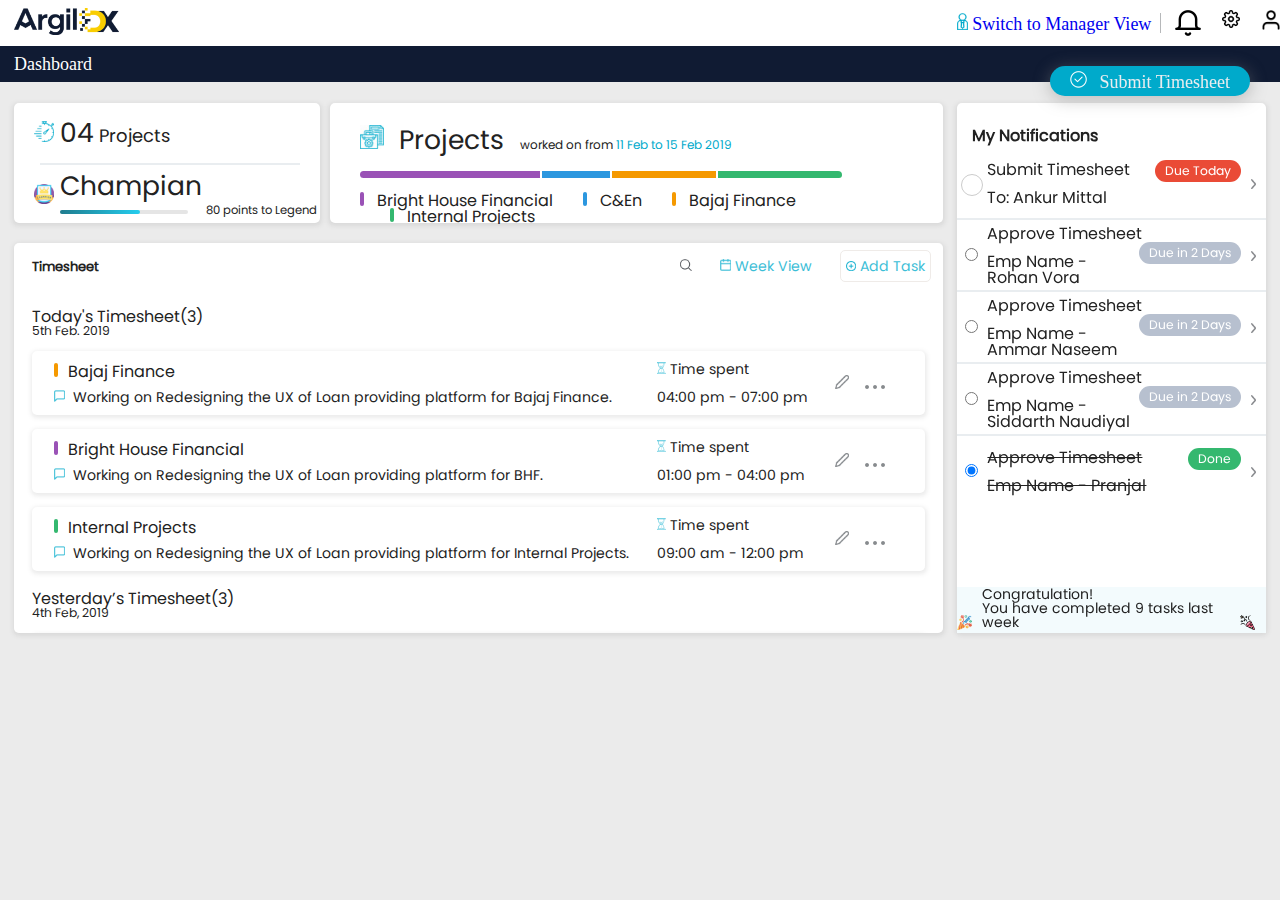
<file: day5/timesheet/index.html>
<!DOCTYPE html>
<html lang="en">
	<head>
		<title>
			Timesheet
		</title>
		<meta charset="utf-8">
		<meta http-equiv="X-UA-Compatible" content="ie=edge">
		<link rel="stylesheet" type="text/css" href="reset.css">
		<link rel="stylesheet" type="text/css" href="normalize.css">
		<link rel="stylesheet" type="text/css" href="style.css">
		<link rel="stylesheet" type="text/css" href="flex-box.css">
	</head>
	<body class="body">
		<header class="header">
			<section class="header-bar background-white gutter-padding">
				<div class="header-conatiner vertical-align-center row gutter">
					<div class="logo-container col-1">
						<a class="logo-link" href="#" title="logo">
							<img class="logo-icon" src="./assets/logo/argil-dx@3x.png"
										alt="User icon">
						</a>
					</div>
					<div class="manager-view col-2 gutter-right">
                        <div class="manager-view-container">
                            <a class="manager-view-anchor no-decoration" href="#">
                                <img class="manager-icon" src="./assets/manager/layer-14.png"
									srcset="./assets/manager/layer-14@3x.png 48w, ./assets/manager/layer-14@2x.png 32w, ./assets/manager/layer-14.png 16w"
									sizes="11px" 
                                    alt="Manager icon">
                                Switch to Manager View
                            </a>
                        </div>
                    </div>
                    <div class="help-icons col-1 gutter-left">
                        <div class="bell-icon-list-item help-icon">
							<a href="#" class="bell-icon-link">
								<!-- <img class="bell-icon bell-icon-small" src="./assets/bell/bell.png"
									srcset="./assets/bell/bell@3x.png 78w, ./assets/bell/bell@2x.png 52w, ./assets/bell/bell.png 26w"
									sizes="18px" 
                                    alt="Bell icon"> -->
                                <div class="bell-icon-small"></div>
							</a>
                        </div>
                        <div class="settings-icon help-icon" >
                            <a href="#" class="settings-icon-link">
                                <img class="settings-icon" src="./assets/settings/settings.png"
                                    srcset="./assets/settings/settings@3x.png 78w, ./assets/settings/settings@2x.png 52w, ./assets/settings/settings.png 26w"
                                    sizes="18px" 
                                    alt="Settings icon">
                            </a>
                        </div>
						<div class="user help-icon">
							<a href="#" class="user-icon-link">
								<img class="user-icon" src="./assets/user/user.png"
									srcset="./assets/user/user@3x.png 69w, ./assets/user/user@2x.png 46w, ./assets/user/user.png 23w"
									sizes="18px" 
									alt="User icon">
							</a>
                        </div>	
					</div>
				</div>
			</section>
			<nav class="navigation-bar col-12 gutter-padding">
				<div class="navigation max-app-width row vertical-align-center gutter">
					<a class="nav-link" href="#">Dashboard</a>
				</div>
				<div class="submit-timesheet-container">
					<div class="submit-timesheet row vertical-align-center">
						<a href="#" class="submit-link no-decoration">
							<span class="tick-icon-span">
								<!-- tick icon-->
								<img class="tick-icon" src="./assets/tick/layer-4.png"
											srcset="./assets/tick/layer-4@3x.png 51w, ./assets/tick/layer-42x.png 34w, ./assets/tick/layer-4.png 17w"
											sizes="17px" 
											alt="User icon">
							</span>
							<span class="white-color">Submit Timesheet</span>
						</a>
					</div>
				</div>
			</nav>
		</header>
		<main class="container row space-evenly gutter">
			<!--dashboard section will spread in 9 cloumns-->
			<!-- <section class="dashboard-section"> -->
            <section class="row flex-cloumn col-9 gutter">
				<!-- <div class="project-time-section"> -->
                <div class="row space-between">
					<!--3 cloumns-->
					<article class="project-hours rounded-border background-white col-4">
						<div class="project-time-item vertical-align-center row">
							<div class="clock-image-container">
								<img class="clock-icon" src="./assets/clock/layer-5.png"
									srcset="./assets/clock/layer-5@3x.png 78w, ./assets/clock/layer-5@2x.png 52w, ./assets/clock/layer-5.png 26w"
									sizes="20px" 
									alt="Clock icon">
							</div>
							<div class="overall-project-details">
								<span class="project-count large-text">04</span>
								<span class="project-text">Projects</span>
							</div>
						</div>
						<div class="article-divider"></div>
						<div class="project-time-item vertical-align-center row">
							<div class="champian-image-container">
								<img class="champian-icon" src="./assets/champian/layer-4.png"
									srcset="./assets/champian/layer-4@3x.png 87w, ./assets/champian/layer-4@2x.png 58w, ./assets/champian/layer-4.png 29w"
									sizes="20px" 
									alt="Champian icon">
							</div>
							<div class="champian-details-container">
								<div class="large-text">Champian</div>
								<div class="champian-ranking-bar">
									<div class="current-champian-ranking"></div>
								</div>
								<span class="legend-points">80 points to Legend</span>
							</div>
						</div>
					</article>
					<!--6 cloumns-->
					<article class="week-project rounded-border background-white col-8">
						<div class="project-row">
							<!--img tag goes here-->
							<img class="hour-icon" src="./assets/hours/layer-6.jpg"
								srcset="./assets/hours/layer-6@3x.jpg 78w, ./assets/hours/layer-6@2x.jpg 52w, ./assets/hours/layer-6.jpg 26w"
								sizes="23px" 
								alt="Hours icon">
							<span class="projects large-text">Projects</span>
							<span class="project-work-on">worked on from</span>
							<span class="project-worked-date"><a href="#" class="no-decoration color-blue">11 Feb to 15 Feb 2019</a></span>
						</div>
						<ul class="progress-ribbon">
							<li class="prorgess-ribbon-item background-purple"></li>
							<li class="prorgess-ribbon-item background-blue"></li>
							<li class="prorgess-ribbon-item background-orange"></li>
							<li class="prorgess-ribbon-item background-green"></li>
						</ul>
						<div class="project-name-container">
							<ul class="project-detail-list">
								<li class="project-detail-listitem">
									<span class="project-color-bar background-purple project-bar"></span>
									<span class="project-name-bar project-bar">Bright House Financial</span>
								</li>
								<li class="project-detail-listitem">
									<span class="project-color-bar background-blue project-bar"></span>
									<span class="project-name-bar project-bar">C&En</span>
								</li>
								<li class="project-detail-listitem">
									<span class="project-color-bar background-orange project-bar"></span>
									<span class="project-name-bar project-bar">Bajaj Finance</span>
								</li>
								<li class="project-detail-listitem">
									<span class="project-color-bar background-green project-bar"></span>
									<span class="project-name-bar project-bar">Internal Projects</span>
								</li>
							</ul>
						</div>
                    </article>
                </div>
				<!-- </div> -->
				<!--9 cloumns-->
				<div class="timesheet-section background-white col-12">
					<div class="timesheet-header row vertical-align-center">
						<h3 class="timesheet-heading">Timesheet</h3>
						<div class="timesheet-options">
							<ul class="option-list">
								<li class="option-list-item">
									<a href="#" class="add-task no-decoration">
										<img class="add-icon" src="./assets/add/layer-13.png"
											srcset="./assets/add/layer-13@3x.png 45w, ./assets/add/layer-13@2x.png 30w, ./assets/add/layer-13.png 15w"
											sizes="10px" 
											alt="Add icon">
										<span class="color-sky-blue">Add Task</span>
									</a>
								</li>
								<li class="option-list-item">
									<a href="#" class="no-decoration">
										<img class="search-icon" src="./assets/calendar/layer-4.png"
											srcset="./assets/calendar/layer-4@3x.png 54w, ./assets/calendar/layer-4@2x.png 36w, ./assets/calendar/layer-4.png 18"
											sizes="12px" 
											alt="Search icon">
										<span class="color-sky-blue">Week View</span>
									</a>
								</li>
								<li class="option-list-item search-item">
									<img class="search-icon" src="./assets/search/layer-11.png"
										srcset="./assets/search/layer-11@3x.png 51w, ./assets/search/layer-11@2x.png 34w, ./assets/search/layer-11.png 17w"
										sizes="12px" 
										alt="Search icon">
								</li>
							</ul>
						</div>
					</div>
					<!--only this body is scrollable-->
					<div class="timesheet-body">
						<!--timesheet for one day can contains multiple entries of projects-->
						<div class="day-timesheet">
							<div class="day-heading">Today's Timesheet(3)</div>
							<div class="date-heading">5th Feb. 2019</div>
							<!--can have n number of projects in a day-->
							<article class="day-project row vertical-align-center">
								<!--div for projct name and comment-->
								<div class="project-details-container">
									<div class="project-name-block"><span class="project-color-bar background-orange project-bar"></span><span class="project-name-bar">Bajaj Finance</span></div>
									<div class="project-comment-block">
										<span class="comment-icon">
											<img class="description-icon" src="./assets/description/desc.png"
												srcset="./assets/description/desc@3x.png 54w, ./assets/description/desc@2x.png 36w, ./assets/description/desc.png 18w"
												sizes="12px" 
												alt="Description icon">
										</span>
										<p class="project-comment">Working on Redesigning the UX of Loan providing platform for Bajaj Finance.</p></div>
								</div>
								<!--div for time spent-->
								<div class="time-details-container">
									<div>
										<span class="time-spent-icon">
											<img class="time-spent-icon" src="./assets/timespent/layer-12.png"
												srcset="./assets/timespent/layer-12@3x.png 54w, ./assets/timespent/layer-12@2x.png 36w, ./assets/timespent/layer-12.png 18w"
												sizes="12px" 
												alt="Time spent icon">
										</span>
										<span class="time-spent">Time spent</span></div>
									<div class="time-spent">04:00 pm - 07:00 pm</div>
								</div>
								<!--div for edit and more options-->
								<div class="options-container">
									<ul class="options-list">
										<li class="options-listitem project-details-edit">
											<a href="#">
												<img class="edit-icon" src="./assets/edit/edit.png"
													srcset="./assets/edit/edit@3x.png 60w, ./assets/edit/edit@2x.png 40w, ./assets/edit/edit.png 20w"
													sizes="14px" 
													alt="Edit icon">
											</a>
										</li>
										<li class="options-listitem project-options">
											<a href="#">
												<img class="options-icon" src="./assets/options/circle.png"
													srcset="./assets/options/circle@3x.png 15w, ./assets/options/circle@2x.png 10w, ./assets/options/circle.png 5w"
													sizes="4px" 
													alt="Options icon">
											</a>
										</li>
									</ul>
								</div>
							</article>
							<!--adding more day projects-->
							<article class="day-project row vertical-align-center">
								<!--div for projct name and comment-->
								<div class="project-details-container">
									<div class="project-name-block"><span class="project-color-bar background-purple project-bar"></span><span class="project-name-bar">Bright House Financial</span></div>
									<div class="project-comment-block">
										<span class="comment-icon">
											<img class="description-icon" src="./assets/description/desc.png"
												srcset="./assets/description/desc@3x.png 54w, ./assets/description/desc@2x.png 36w, ./assets/description/desc.png 18w"
												sizes="12px" 
												alt="Description icon">
										</span>
										<p class="project-comment">Working on Redesigning the UX of Loan providing platform for BHF.</p></div>
								</div>
								<!--div for time spent-->
								<div class="time-details-container">
									<div>
										<span class="time-spent-icon">
											<img class="time-spent-icon" src="./assets/timespent/layer-12.png"
												srcset="./assets/timespent/layer-12@3x.png 54w, ./assets/timespent/layer-12@2x.png 36w, ./assets/timespent/layer-12.png 18w"
												sizes="12px" 
												alt="Time spent icon">
										</span>
										<span class="time-spent">Time spent</span></div>
									<div class="time-spent">01:00 pm - 04:00 pm</div>
								</div>
								<!--div for edit and more options-->
								<div class="options-container">
									<ul class="options-list">
										<li class="options-listitem project-details-edit">
											<a href="#">
												<img class="edit-icon" src="./assets/edit/edit.png"
													srcset="./assets/edit/edit@3x.png 60w, ./assets/edit/edit@2x.png 40w, ./assets/edit/edit.png 20w"
													sizes="14px" 
													alt="Edit icon">
											</a>
										</li>
										<li class="options-listitem project-options">
											<a href="#">
												<img class="options-icon" src="./assets/options/circle.png"
													srcset="./assets/options/circle@3x.png 15w, ./assets/options/circle@2x.png 10w, ./assets/options/circle.png 5w"
													sizes="4px" 
													alt="Options icon">
											</a>
										</li>
									</ul>
								</div>
							</article>
							<!--adding more day projects-->
							<article class="day-project row vertical-align-center">
								<!--div for projct name and comment-->
								<div class="project-details-container">
									<div class="project-name-block"><span class="project-color-bar background-green project-bar"></span><span class="project-name-bar">Internal Projects</span></div>
									<div class="project-comment-block">
										<span class="comment-icon">
											<img class="description-icon" src="./assets/description/desc.png"
												srcset="./assets/description/desc@3x.png 54w, ./assets/description/desc@2x.png 36w, ./assets/description/desc.png 18w"
												sizes="12px" 
												alt="Description icon">
										</span>
										<p class="project-comment">Working on Redesigning the UX of Loan providing platform for Internal Projects.</p></div>
								</div>
								<!--div for time spent-->
								<div class="time-details-container">
									<div>
										<span class="time-spent-icon">
											<img class="time-spent-icon" src="./assets/timespent/layer-12.png"
												srcset="./assets/timespent/layer-12@3x.png 54w, ./assets/timespent/layer-12@2x.png 36w, ./assets/timespent/layer-12.png 18w"
												sizes="12px" 
												alt="Time spent icon">
										</span>
										<span class="time-spent">Time spent</span></div>
									<div class="time-spent">09:00 am - 12:00 pm</div>
								</div>
								<!--div for edit and more options-->
								<div class="options-container">
									<ul class="options-list">
										<li class="options-listitem project-details-edit">
											<a href="#">
												<img class="edit-icon" src="./assets/edit/edit.png"
													srcset="./assets/edit/edit@3x.png 60w, ./assets/edit/edit@2x.png 40w, ./assets/edit/edit.png 20w"
													sizes="14px" 
													alt="Edit icon">
											</a>
										</li>
										<li class="options-listitem project-options">
											<a href="#">
												<img class="options-icon" src="./assets/options/circle.png"
													srcset="./assets/options/circle@3x.png 15w, ./assets/options/circle@2x.png 10w, ./assets/options/circle.png 5w"
													sizes="4px" 
													alt="Options icon">
											</a>
										</li>
									</ul>
								</div>
							</article>
						</div>
						<div class="day-timesheet">
							<div class="day-heading">Yesterday’s Timesheet(3)</div>
							<div class="date-heading">4th Feb, 2019</div>
							<!--can have n number of projects in a day-->
							<article class="day-project row vertical-align-center">
									<!--div for projct name and comment-->
									<div class="project-details-container">
										<div class="project-name-block"><span class="project-color-bar background-blue project-bar"></span><span class="project-name-bar">C&amp;En</span></div>
										<div class="project-comment-block">
											<span class="comment-icon">
												<img class="description-icon" src="./assets/description/desc.png"
													srcset="./assets/description/desc@3x.png 54w, ./assets/description/desc@2x.png 36w, ./assets/description/desc.png 18w"
													sizes="12px" 
													alt="Description icon">
											</span>
											<p class="project-comment">Working on Redesigning the UX of Loan providing platform for C&En.</p></div>
									</div>
									<!--div for time spent-->
									<div class="time-details-container">
										<div>
											<span class="time-spent-icon">
												<img class="time-spent-icon" src="./assets/timespent/layer-12.png"
													srcset="./assets/timespent/layer-12@3x.png 54w, ./assets/timespent/layer-12@2x.png 36w, ./assets/timespent/layer-12.png 18w"
													sizes="12px" 
													alt="Time spent icon">
											</span>
											<span class="time-spent">Time spent</span></div>
										<div class="time-spent">05:00 pm - 07:00 pm</div>
									</div>
									<!--div for edit and more options-->
									<div class="options-container">
										<ul class="options-list">
											<li class="options-listitem project-details-edit">
												<a href="#">
													<img class="edit-icon" src="./assets/edit/edit.png"
														srcset="./assets/edit/edit@3x.png 60w, ./assets/edit/edit@2x.png 40w, ./assets/edit/edit.png 20w"
														sizes="14px" 
														alt="Edit icon">
												</a>
											</li>
											<li class="options-listitem project-options">
												<a href="#">
													<img class="options-icon" src="./assets/options/circle.png"
														srcset="./assets/options/circle@3x.png 15w, ./assets/options/circle@2x.png 10w, ./assets/options/circle.png 5w"
														sizes="4px" 
														alt="Options icon">
												</a>
											</li>
										</ul>
									</div>
								</article>
						</div>
					</div>
				</div>
			</section>
			<!--notification section will spread in 3 cloumns-->
			<aside class="notification-section rounded-border gutter row col-3 flex-cloumn">
				<h2 class="notification-header">My Notifications</h2>
				<div class="notifications">
					<article class="notification-block row vertical-align-center">
						<div class="confirm-icon-block round-checkbox-container">
                            <input class="round-checkbox" type="checkbox" id="checkbox">
                            <label class="round-checkbox-label" for="checkbox"></label>
						</div>
						<div class="notification-detail">
							<div class="action-detail">
								<span class="action-detal-text">
									Submit Timesheet
								</span>
								<a href="#" class="due-anchor no-decoration warning">
									Due Today
								</a>
							</div>
							<div class="person-detail">To: Ankur Mittal</div>
						</div>
						<div class="more-notification-details">
							<!--arrow icon goes here-->
							<a href="#">
								<img class="arrow-icon" src="./assets/arrow/layer-7.png"
									srcset="./assets/arrow/layer-7@3x.png 42w, ./assets/arrow/layer-7@2x.png 28w, ./assets/arrow/layer-7.png 14w"
									sizes="10px" 
									alt="Arrow icon">
							</a>
						</div>
					</article>
					<article class="notification-block row vertical-align-center">
						<div class="confirm-icon-block">
							<input type="radio">
						</div>
						<div class="notification-detail">
							<div class="action-detail">
								<span class="action-detal-text">
									Approve Timesheet
								</span>
								<a href="#" class="due-anchor no-decoration background-grey">
									Due in 2 Days
								</a>
							</div>
							<div class="person-detail">Emp Name - Rohan Vora</div>
						</div>
						<div class="more-notification-details">
							<!--arrow icon goes here-->
							<a href="#">
								<img class="arrow-icon" src="./assets/arrow/layer-7.png"
									srcset="./assets/arrow/layer-7@3x.png 42w, ./assets/arrow/layer-7@2x.png 28w, ./assets/arrow/layer-7.png 14w"
									sizes="10px" 
									alt="Arrow icon">
							</a>
						</div>
					</article>
					<article class="notification-block row vertical-align-center">
						<div class="confirm-icon-block">
							<input type="radio">
						</div>
						<div class="notification-detail">
							<div class="action-detail">
								<span class="action-detal-text">
									Approve Timesheet
								</span>
								<a href="#" class="due-anchor no-decoration background-grey">
									Due in 2 Days
								</a>
							</div>
							<div class="person-detail">Emp Name - Ammar Naseem</div>
						</div>
						<div class="more-notification-details">
							<!--arrow icon goes here-->
							<a href="#">
								<img class="arrow-icon" src="./assets/arrow/layer-7.png"
									srcset="./assets/arrow/layer-7@3x.png 42w, ./assets/arrow/layer-7@2x.png 28w, ./assets/arrow/layer-7.png 14w"
									sizes="10px" 
									alt="Arrow icon">
							</a>
						</div>
					</article>
					<article class="notification-block row vertical-align-center">
						<div class="confirm-icon-block">
							<input type="radio">
						</div>
						<div class="notification-detail">
							<div class="action-detail">
								<span class="action-detal-text">
									Approve Timesheet
								</span>
								<a href="#" class="due-anchor no-decoration background-grey	">
									Due in 2 Days
								</a>
							</div>
							<div class="person-detail">Emp Name - Siddarth Naudiyal</div>
						</div>
						<div class="more-notification-details">
							<!--arrow icon goes here-->
							<a href="#">
								<img class="arrow-icon" src="./assets/arrow/layer-7.png"
									srcset="./assets/arrow/layer-7@3x.png 42w, ./assets/arrow/layer-7@2x.png 28w, ./assets/arrow/layer-7.png 14w"
									sizes="10px" 
									alt="Arrow icon">
							</a>
						</div>
					</article>
					<article class="notification-block row vertical-align-center">
						<div class="confirm-icon-block">
							<input type="radio" checked>
						</div>
						<div class="notification-detail">
							<div class="action-detail">
								<span class="action-detal-text success">
									Approve Timesheet
								</span>
								<a href="#" class="due-anchor no-decoration background-green">
									Done
								</a>
							</div>
							<div class="person-detail success">Emp Name - Pranjal</div>
						</div>
						<div class="more-notification-details">
							<!--arrow icon goes here-->
							<a href="#">
								<img class="arrow-icon" src="./assets/arrow/layer-7.png"
									srcset="./assets/arrow/layer-7@3x.png 42w, ./assets/arrow/layer-7@2x.png 28w, ./assets/arrow/layer-7.png 14w"
									sizes="10px" 
									alt="Arrow icon">
							</a>
						</div>
					</article>
				</div>
				<div class="notification-summary row col-12">
					<div class="layer-9-icon col-1 flex-end">
                        <!--first image here-->
                        <img class="arrow-icon" src="./assets/congratulations-1/layer-9.png"
							srcset="./assets/congratulations-1/layer-9@3x.png 66w, ./assets/congratulations-1/layer-9@2x.png 44w, ./assets/congratulations-1/layer-9.png 22w"
							sizes="15px" 
							alt="Arrow icon">
					</div>
					<div class="summary col-10">
						<div class="summary-heading">Congratulation!</div>
						<div class="summary-detail">You have completed 9 tasks last week</div>
					</div>
					<div class="layer-10-icon col-1 flex-end">
                        <!--second image here-->
                        <img class="arrow-icon" src="./assets/congratulations-2/layer-10.png"
							srcset="./assets/congratulations-2/layer-10@3x.png 81w, ./assets/congratulations-2/layer-10@2x.png 54w, ./assets/congratulations-2/layer-10.png 27w"
							sizes="15px" 
							alt="Arrow icon">
					</div>
				</div>
			</aside>
		</main>
		<footer class="footer">
			<!--Page footer goes here-->
        </footer>
	</body>
</html>
</file>
<file: day4/profile/style.css>
.row{
    width: 23.750rem;
    margin: 0 auto;
}
.row > .personal-detail{
    display: inline-block;
}

.personal-detail.detail-key{
    width: 20%;
    text-align: right;
}

.detail-key + .detail-seperator{
    width: 20%;
    text-align: center;
}

.body{
    font-size: 18px;
    font-family: Calibri;
}

.profile-image{
    width: 23.750rem;
}
</file>
<file: day4/timesheet/style.css>
@font-face {
    font-family: 'Poppins';
    src: url("./fonts/Poppins-Regular.otf") format("opentype");
}

.max-app-width{
    max-width: 80.625rem;
    margin: 0 auto;
}

.body{
    margin: 0rem;
    background: #ebebeb;
}
.background-white{
    background-color: #ffffff;
}
.header{
    max-width: 125.000rem;
    margin: 0 auto;
    position: fixed;
    width: 100%;
    top: 0;
    background: white;
}

.header-conatiner{
    display: table;
    height: 2.875rem;
    width: 100%;
}

.logo-container{
    width: 25%;
    display: table-cell;
    vertical-align: middle;
}
.help-icons{
    display: table-cell;
    vertical-align: middle;
}

.menu{
    margin: 0;
    list-style: none;
    list-style-type: none;
    padding: 0rem;
}
.menu>.help-icon{
    display: table-cell;
    float: right;
    vertical-align: middle;
}
.menu>.help-icon:not(:first-child){
    margin-right: 1.563rem;
}

.bell-icon-list-item{
    padding-left: 2.125em;
    border-left: 0.063em solid rgba(52, 57, 63, 0.36);
}
.menu>.help-icon.manager-view{
    margin-right: 1.500rem;
    display: table;
}

.manager-view>span:last-child{
    vertical-align: middle;
    display: table-cell;
}

.manager-view>span:first-child{
    margin-right: 0.750rem;
}

.no-decoration{
    text-decoration: none;
}

.navigation-bar{
    height: 2.250rem;
    width: 100%;
    background-color: #101b33;
}

.clear{
    overflow: hidden;
}

.navigation-row{
    display: table-cell;
    vertical-align: middle;
}

.navigation-row>.menu>li{
    float: left;
    vertical-align: middle;
}

.navigation-table>.menu>.nav-link-listitem:not(:last-child){
    margin-right: 1.250rem;
}
.navigation-table>.menu .nav-link{
    text-decoration: none;
    color: white;
}
.navigation-table{
    display: flex   ;
    align-items: center;
    width: 100%;
    height: 100%;
}

.notification-section{
    width: 19.500rem;
    background-color: #ffffff;
    float: right;
}

.dashboard-section{
    width: calc(100% - 19.750rem);
    display: inline-block;
}

.project-hours{
    width: 19.750rem;
    height: 7.500rem;
    margin-right: 0.625rem;
    float: left;
}

.rounded-border{
    border-radius: 0.313rem;
    box-shadow: 0rem 0.063rem 0.256rem 0.063rem rgba(128, 128, 128, 0.16);
}
.container{
    margin-top: 7.250rem;
}

.submit-timesheet{
    display: table;
    position: fixed;
    top: 4.125rem;
    right: 1.875rem;
    width: 12.500rem;
    height: 1.875rem;
    object-fit: contain;
    border-radius: 1.344rem;
    box-shadow: 0rem 0.188rem 1.025rem 0.100rem rgba(128, 128, 128, 0.4);
    background-color: #00aacb;
}

.submit-timesheet>.submit-link{
    display: table-cell;
    vertical-align: middle;
    text-align: center;
    text-decoration: none;
}

.white-color{
    color: #e9edf0;
}

.tick-icon{
    margin-right: 0.500rem;
}

.projects{
    margin-left: 0.750rem;
}

.large-text{
    font-size: 1.375rem;
}
.champian-ranking-bar{
    width: 8.000rem;
    height: 0.250rem;
    display: inline-block;
    background-color: #e5e5e5;
    border-radius: 0.188rem;
}

.current-champian-ranking{
    height: 0.250rem;
    width: 5.000rem;
    border-radius: 0.188rem;
    background-image: linear-gradient(272deg, #24cced 1%, #1f7c8e);
}
.left-legend-points{
    margin-left: 0.813rem;
    font-size: 0.625rem;
}
.color-blue{
    color: #00aacb;
}

.week-project{
    font-size: 0.750rem;
    width: 40.250rem;
    height: 7.500rem;
    display: inline-block;
}

.progress-ribbon{
    width: 30.250rem;
    margin-left: 1.875rem;
    overflow: hidden;
    margin-top: 1.125rem;
}

.prorgess-ribbon-item{
    float: left;
    height: 0.438rem;
}

.background-purple{
    background-color: #9a52b6;
}

.background-blue{
    background-color: #2c97df;
}

.background-orange{
    background-color: #f59900;
}

.background-green{
    background-color: #34b86f;
}

.background-grey{
    background-color: #b7c0cf;
}

.progress-ribbon>.prorgess-ribbon-item:nth-child(1){
    width: 11.250rem;
}

.progress-ribbon>.prorgess-ribbon-item:nth-child(2){
    width: 4.250rem;
}
.progress-ribbon>.prorgess-ribbon-item:nth-child(3){
    width: 6.500rem;
}
.progress-ribbon>.prorgess-ribbon-item:nth-child(4){
    width: 7.750rem;
}

.prorgess-ribbon-item:first-child { 
    border-radius: 1.563rem 0rem 0rem 1.563rem;
}

.prorgess-ribbon-item:last-child { 
    border-radius: 0rem 1.563rem 1.563em 0rem;
}

.progress-ribbon .prorgess-ribbon-item:not(:first-child) {
    margin-left: 0.125rem;
}

.project-detail-listitem{
    float: left;
}

.project-detail-list{
    overflow: hidden;
}

.project-name-container{
    margin-left: 1.875rem;
    margin-top: 0.875rem;
}

.project-color-bar{
    width: 0.250rem;
    border-radius: 0.313rem 0.313rem 0.313rem 0.313rem;
}
.project-bar{
    height: 0.875rem;
    display: inline-block;
}
.project-row{
    margin-left: 1.875rem;
    margin-top: 1.375rem;
}

.project-detail-listitem:not(:first-child) {
    margin-left: 1.875rem;
}

.project-name-bar{
    margin-left: 0.625rem;
}

.project-work-on{
    margin-left: 0.813rem;
}

*{
    font-family: 'Poppins';
}

.timesheet-section{
    margin-top: 1.250rem;
    overflow-y: scroll;
    overflow-x: hidden;
    height: 24.375rem;
}

.timesheet-header{
    margin-left: 1.125rem;
    margin-right: 1.125rem;
    height: 2.875rem;
    display: table;
    width: 100%;
}

.timesheet-section, .day-project{
    box-shadow: 0.006rem 0.063rem 0.256rem 0.063rem rgba(128, 128, 128, 0.16);
    border-radius: 0.313rem;
}

.timesheet-header>.timesheet-heading{
    font-size: 0.813rem;
    display: inline-block;
    font-weight: 600;
    width: 25%;
    display: table-cell;
    vertical-align: middle;
}

.body{
    font-size: 16px;
}

.color-sky-blue{
    color: #3cbed7;
}

.timesheet-header>.timesheet-options{
    overflow: hidden;
    width: 74%;
    display: table-cell;
    vertical-align: middle;
}

.option-list-item{
    float: right;
}

.option-list-item:not(:first-child){
    margin-right: 1.750rem;
}

.option-list-item:first-child{
    margin-right: 1.875rem;
}

.day-heading{
    font-size: 1.125rem;
}

.timesheet-body{
    margin-left: 1.125rem;
    margin-right: 1.125rem;
}

.day-timesheet{
    margin-top: 1.250rem;
}
.day-timesheet>.day-project:first-child {
    margin-top: 0.750rem;
}

.day-timesheet>.day-project:not(:first-child){
    margin-top: 0.875rem;
}

.project-details-container{
    display: table-cell;
    vertical-align: middle; 
    width: 70%;
}

.project-name-block, .project-comment-block{
    margin-left: 1.375rem;
}

.day-project{
    height: 4.000rem;
    display: table;
    width: 100%;
}

.project-comment-block{
    margin-top: 0.625rem;
}

.comment-icon{
    float: left;
    margin-right: 0.500rem;
}

.time-spent{
    margin-top: 0.875rem;
}

.options-container, .time-details-container{
    display: table-cell;
    vertical-align: middle;
}

.time-details-container{
    width: 20%;
}

.options-list>.options-listitem{
    float: left;
}

.project-options{
    margin-left: 1.000rem;
}


.project-time-item{
    height: 50%;
    display: table;
    width: 100%;
}

.champian-image-container, .clock-image-container{
    display: table-cell;
    vertical-align: middle;
    width: 15%;
}

.champian-icon, .clock-icon{
    margin-left: 1.250rem;
}

.champian-details-container, .overall-project-details{
    display: table-cell;
    vertical-align: middle;
}
.notification-header{
    margin-top: 1.250rem;
    line-height: normal;
    margin-left: 0.938rem;
    font-weight: 600;
}

.notification-block{
    display: table;
    width: 100%;
    height: 4.375rem;
}

.confirm-icon-block, .notification-detail, .due, .more-notification-details{
    display: table-cell;
    vertical-align: middle;
}

.notification-detail{
    width: 80%;
}

.confirm-icon-block{
    width: 12%;
}

.confirm-icon-block>input[type="radio"]{
    margin-left: 0.938rem;
}

.action-detal-text{
    font-weight: 600;
}

.due-anchor{
    text-align: center;
    height: 1.063rem;
    border-radius: 0.906rem;
    font-size: 0.750rem;
    color: white;
    float: right;
    margin-right: 0.625rem;
    padding-left: 0.625rem;
    padding-right: 0.625rem;
    padding-top: 0.313rem;
}

.warning{
    background-color: #ea4b36;
}

.person-detail{
    margin-top: 0.750rem;
}

.notifications>.notification-block:not(:last-child){
    border-bottom: 0.125rem solid #e9edf0;
}

.success{
    text-decoration: line-through;
}
.notification-summary{
    background-color: #f3fbfd;
    height: 2.875rem;
}

.article-divider{
    width: 16.250rem;
    background: #e9edf0;
    height: 0.125rem;
    margin-left: 1.625rem;
}
</file>
<file: day5/timesheet/style.css>
@font-face {
    font-family: 'Poppins';
    src: url("./fonts/Poppins-Regular.otf") format("opentype");
}

.max-app-width{
    max-width: 80.625rem;
    margin: 0 auto;
}

.body{
    margin: 0rem;
    background: #ebebeb;
}
.background-white{
    background-color: #ffffff;
}
.header{
    max-width: 125.000rem;
    margin: 0 auto;
    position: fixed;
    width: 100%;
    top: 0;
    background: white;
    z-index: 2;
}

.vertical-align-center{
    align-items: center;
}

.header-conatiner{
    height: 2.875rem;
    width: 100%;
}
.logo-icon{
    max-width: 100%;
}
.manager-view{
    margin-left: auto;
    border-right: 0.063em solid rgba(52, 57, 63, 0.36);
}
.manager-view-container{
    width: fit-content;
    margin: 0 auto;
}

.help-icons{
    justify-content: space-between;
    display: flex;
}
.menu{
    margin: 0;
    list-style: none;
    list-style-type: none;
    padding: 0rem;
}

.no-decoration{
    text-decoration: none;
}

.navigation-bar{
    height: 2.250rem;
    background-color: #101b33;
}

.clear{
    overflow: hidden;
}
.navigation>.menu>.nav-link-listitem:not(:last-child){
    margin-right: 1.250rem;
}
.nav-link{
    text-decoration: none;
    color: white;
}
.navigation{
    height: 100%;
}

.notification-section{
    width: 19.500rem;
    background-color: #ffffff;
    float: right;
    position: relative;
}

.dashboard-section{
    width: calc(100% - 19.750rem);
    display: inline-block;
}

.project-hours{
    height: 7.500rem;
    margin-right: 0.625rem;
    float: left;
}

.rounded-border{
    border-radius: 0.313rem;
    box-shadow: 0rem 0.063rem 0.256rem 0.063rem rgba(128, 128, 128, 0.16);
}
.container{
    margin-top: 6.44rem;
}

.submit-timesheet{
    position: fixed;
    top: 4.125rem;
    right: 1.875rem;
    width: 12.500rem;
    height: 1.875rem;
    object-fit: contain;
    border-radius: 1.344rem;
    box-shadow: 0rem 0.188rem 1.025rem 0.100rem rgba(128, 128, 128, 0.4);
    background-color: #00aacb;
}

.submit-timesheet>.submit-link{
    margin: 0 auto;
}

.white-color{
    color: #e9edf0;
}

.tick-icon{
    margin-right: 0.500rem;
}

.projects{
    margin-left: 0.750rem;
}

.large-text{
    font-size: 1.66rem;
}
.champian-ranking-bar{
    width: 8.000rem;
    height: 0.250rem;
    display: inline-block;
    background-color: #e5e5e5;
    border-radius: 0.188rem;
}

.current-champian-ranking{
    height: 0.250rem;
    width: 5.000rem;
    border-radius: 0.188rem;
    background-image: linear-gradient(272deg, #24cced 1%, #1f7c8e);
}
.legend-points{
    margin-left: 0.813rem;
    font-size: 0.722rem;
}
.color-blue{
    color: #00aacb;
}

.week-project{
    font-size: 0.750rem;
    height: 7.500rem;
    display: inline-block;
}

.progress-ribbon{
    width: 30.250rem;
    margin-left: 1.875rem;
    overflow: hidden;
    margin-top: 1.125rem;
}

.prorgess-ribbon-item{
    float: left;
    height: 0.438rem;
}

.background-purple{
    background-color: #9a52b6;
}

.background-blue{
    background-color: #2c97df;
}

.background-orange{
    background-color: #f59900;
}

.background-green{
    background-color: #34b86f;
}

.background-grey{
    background-color: #b7c0cf;
}

.progress-ribbon>.prorgess-ribbon-item:nth-child(1){
    width: 11.250rem;
}

.progress-ribbon>.prorgess-ribbon-item:nth-child(2){
    width: 4.250rem;
}
.progress-ribbon>.prorgess-ribbon-item:nth-child(3){
    width: 6.500rem;
}
.progress-ribbon>.prorgess-ribbon-item:nth-child(4){
    width: 7.750rem;
}

.prorgess-ribbon-item:first-child { 
    border-radius: 1.563rem 0rem 0rem 1.563rem;
}

.prorgess-ribbon-item:last-child { 
    border-radius: 0rem 1.563rem 1.563em 0rem;
}

.progress-ribbon .prorgess-ribbon-item:not(:first-child) {
    margin-left: 0.125rem;
}

.project-detail-listitem{
    float: left;
}

.project-detail-list{
    overflow: hidden;
}

.project-name-container{
    margin-left: 1.875rem;
    margin-top: 0.875rem;
}

.project-color-bar{
    width: 0.250rem;
    border-radius: 0.313rem 0.313rem 0.313rem 0.313rem;
}
.project-bar{
    height: 0.875rem;
    display: inline-block;
}
.project-row{
    margin-left: 1.875rem;
    margin-top: 1.375rem;
}

.project-detail-listitem:not(:first-child) {
    margin-left: 1.875rem;
}

.project-name-bar{
    margin-left: 0.625rem;
    font-size: 1rem;
}

.project-work-on{
    margin-left: 0.813rem;
}

*{
    font-family: 'Poppins';
}

.timesheet-section{
    margin-top: 1.250rem;
    overflow-y: scroll;
    overflow-x: hidden;
    height: 24.375rem;
}

.timesheet-header{
    margin-left: 1.125rem;
    margin-right: 1.125rem;
    height: 2.875rem;
    width: 100%;
}

.timesheet-section, .day-project{
    box-shadow: 0.006rem 0.063rem 0.256rem 0.063rem rgba(128, 128, 128, 0.16);
    border-radius: 0.313rem;
}

.timesheet-header>.timesheet-heading{
    font-size: 0.813rem;
    display: inline-block;
    font-weight: 600;
    width: 25%;
}

.body{
    font-size: 18px;
}

.color-sky-blue{
    color: #3cbed7;
}

.timesheet-header>.timesheet-options{
    width: 75%;
}

.option-list-item{
    float: right;
    font-size: 0.88rem;
}

.option-list-item:not(:first-child){
    margin-right: 1.750rem;
}

.add-task{
    border: solid 1px #efebe8;
    border-radius: 5px;
    padding: 5px;
}

.option-list-item:first-child{
    margin-right: 1.875rem;
}

.day-heading{
    font-size: 1rem;
}

.date-heading{
    font-size: 0.77rem;
}
.timesheet-body{
    margin-left: 1.125rem;
    margin-right: 1.125rem;
}

.day-timesheet{
    margin-top: 1.250rem;
}
.day-timesheet>.day-project:first-child {
    margin-top: 0.750rem;
}

.day-timesheet>.day-project:not(:first-child){
    margin-top: 0.875rem;
}

.project-details-container{
    width: 70%;
}

.project-name-block, .project-comment-block{
    margin-left: 1.375rem;
}

.day-project{
    height: 4.000rem;
    width: 100%;
}

.project-comment-block{
    margin-top: 0.625rem;
    font-size: 0.88rem;
}

.comment-icon{
    float: left;
    margin-right: 0.500rem;
}

.time-spent{
    margin-top: 0.875rem;
}

.time-details-container{
    width: 20%;
    font-size: 0.88rem;
}

.options-list>.options-listitem{
    float: left;
}

.project-options{
    margin-left: 1.000rem;
}


.project-time-item{
    height: 50%;
    width: 100%;
}

.champian-image-container, .clock-image-container{
    width: 15%;
}

.champian-icon, .clock-icon{
    margin-left: 1.250rem;
}

.notification-header{
    margin-top: 1.250rem;
    line-height: normal;
    margin-left: 0.938rem;
    font-weight: 600;
    font-size: 1rem;
}

.notification-block{
    height: 4.375rem;
}

.notification-detail{
    width: 85%;
}

.confirm-icon-block{
    width: 10%;
}

.confirm-icon-block>input[type="radio"]{
    margin-left: 0.556rem;
}
.round-checkbox-container{
    position: relative;
}

.round-checkbox-container .round-checkbox {
    visibility: hidden;
}

.round-checkbox-container .round-checkbox-label{
    background-color: #fff;
    border: 1px solid #ccc;
    border-radius: 50%;
    cursor: pointer;
    height: 1.27rem;
    left: 0.278rem;
    position: absolute;
    top: 0;
    width: 1.27rem;
}

.round-checkbox-container input[type="checkbox"]:checked + label {
    background-color: #66bb6a;
    border-color: #66bb6a;
}
  
.round-checkbox-container input[type="checkbox"]:checked + label:after {
    opacity: 1;
}
.action-detal-text{
    font-size: 1rem;
}

.round-checkbox-container label:after {
    border: 2px solid #fff;
    border-top: none;
    border-right: none;
    content: "";
    height: 6px;
    left: 4px;
    opacity: 0;
    position: absolute;
    top: 5px;
    transform: rotate(-45deg);
    width: 12px;
  }

.due-anchor{
    text-align: center;
    height: 1.063rem;
    border-radius: 0.906rem;
    font-size: 0.77rem;
    color: white;
    float: right;
    margin-right: 0.625rem;
    padding-left: 0.625rem;
    padding-right: 0.625rem;
    padding-top: 0.313rem;
}

.warning{
    background-color: #ea4b36;
}

.person-detail{
    margin-top: 0.750rem;
    font-size: 1rem;
}

.notifications>.notification-block:not(:last-child){
    border-bottom: 0.125rem solid #e9edf0;
}

.success{
    text-decoration: line-through;
}
.notification-summary{
    background-color: #f3fbfd;
    height: 2.875rem;
    position: absolute;
    bottom: 0;
}

.article-divider{
    width: 16.250rem;
    background: #e9edf0;
    height: 0.125rem;
    margin-left: 1.625rem;
}

.notification-detail + .confirm-icon-block {
    background: black;
}

.notification-summary .summary{
    font-size: 0.88rem;
}

/* sprite classes*/

.bell-icon-small{
    width: 26px; height: 26px;
    background: url('./assets/sprite/css_sprites.png') -204px -388px;
}

.bell-icon-medium{
    background: url('./assets/sprite/css_sprites.png') -204px -388px;
}

.bell-icon-large{
    background: url('./assets/sprite/css_sprites.png') -108px -117px;
}

.arrow-icon-small{
    background: url('./assets/sprite/css_sprites.png') -490px -388px;
}

.arrow-icon-medium{
    background: url('./assets/sprite/css_sprites.png') -102px -444px;
}

.arrow-icon-large{
    background: url('./assets/sprite/css_sprites.png') -257px -221px;
}

.add-icon-small{
    background: url('./assets/sprite/css_sprites.png') -244px -444px;
}

.add-icon-medium{
    background: url('./assets/sprite/css_sprites.png') -58px -388px;
}

.add-icon-large{
    background: url('./assets/sprite/css_sprites.png') -490px -388px;
}
</file>
<file: day5/timesheet/flex-box.css>
.clear{
    clear: both;
}


.col-1{
    /*flex: 0 0 8.3%;*/
    width: 8.33%;
}

.col-2{
    /*flex: 0 0 16.66%;*/
    width: 16.66%;
}

.col-3{
    /*flex: 0 0 25%;*/
    width: 25%;
}

.col-4{
    /*flex: 0 0 33.33%;*/
    width: 33.33%;
}

.col-5{
    /*flex: 0 0 41.66%;*/
    width: 41.66%;
}

.col-6{
    /*flex: 0 0 50%;*/
    width: 50%;
}

.col-7{
    /*flex: 0 0 58.33%;*/
    width: 58.33%;
}

.col-8{
    /*flex: 0 0 66.66%;*/
    width: 66.66%;
}

.col-9{
    /*flex: 0 0 75%;*/
    width: 75%;
}

.col-10{
    /*flex: 0 0 83.33%;*/
    width: 83.33%;
}

.col-11{
    /*flex: 0 0 91.66%;*/
    width: 91.66%;
}

.col-12{
    /*flex: 0 0 100%;*/
    width: 100%;
}

.row{
    display: flex;
}

.gutter{
    margin-right: 0.438rem;
    margin-left: 0.438rem;
}

.gutter-right{
    margin-right: 0.438rem;
}

.gutter-left{
    margin-left: 0.438rem;
}

.space-evenly{
    justify-content: space-evenly;
}

.space-between{
    justify-content: space-between;
}

.flex-cloumn{
    flex-direction: column;
}

.gutter-padding{
    padding-right: 0.438rem;
    padding-left: 0.438rem;
}

.flex-end{
    align-self: flex-end;
}
</file>
